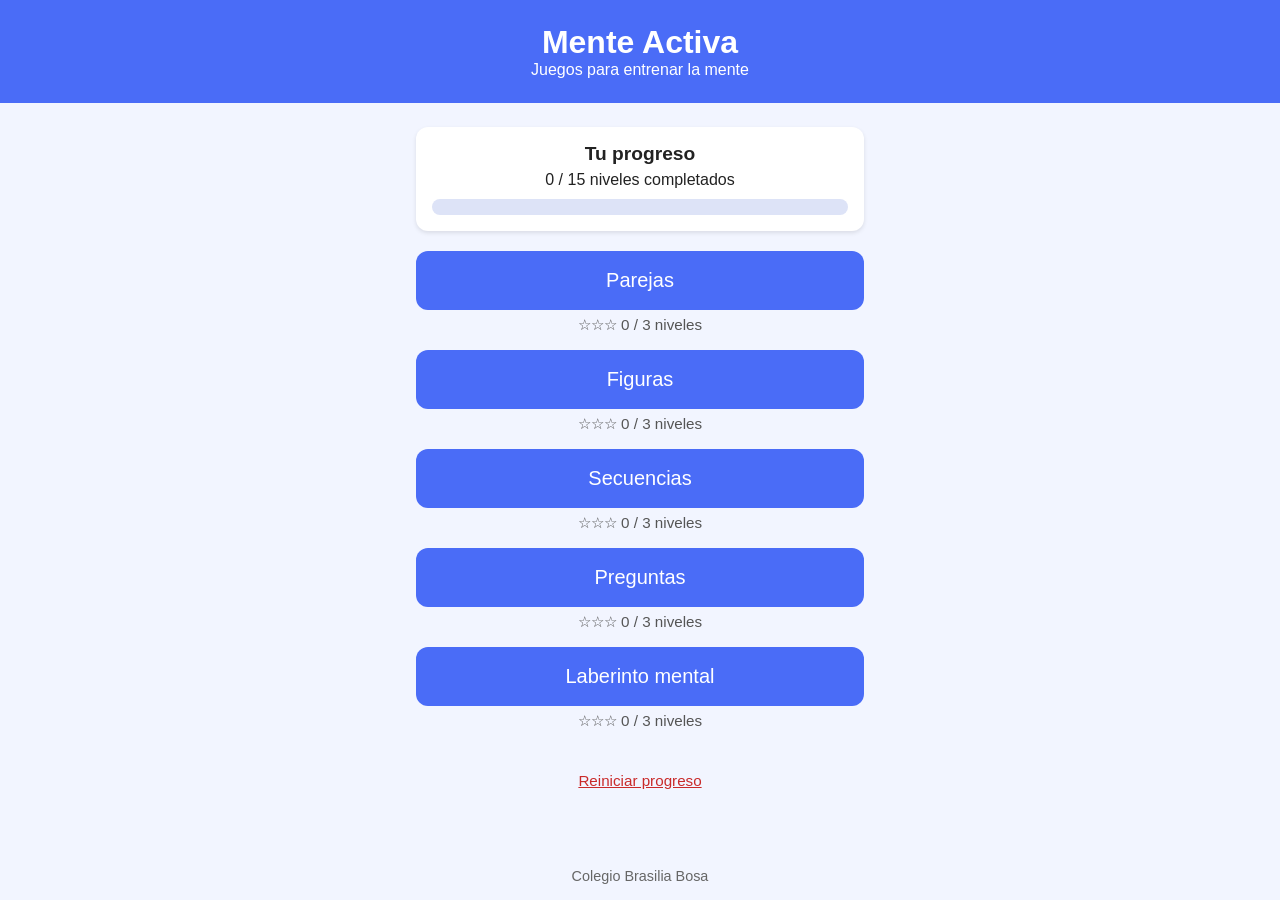
<file: index.html>
<!DOCTYPE html>
<html lang="es">
<head>
    <meta charset="UTF-8">
    <!-- Esta línea hace que la página se adapte al tamaño del celular -->
    <meta name="viewport" content="width=device-width, initial-scale=1.0">
    <title>Mente Activa</title>

    <!-- Estilos generales compartidos por todo el proyecto -->
    <link rel="stylesheet" href="css/estilos.css">
</head>
<body>

    <header class="encabezado">
        <h1>Mente Activa</h1>
        <p>Juegos para entrenar la mente</p>
    </header>

    <main class="contenedor">

        <!-- Progreso general de todos los juegos (lo llena app.js) -->
        <section class="panel-progreso">
            <h2>Tu progreso</h2>
            <p id="texto-progreso-general">0 / 15 niveles completados</p>
            <div class="barra-progreso">
                <div id="barra-progreso-general" class="barra-relleno"></div>
            </div>
        </section>

        <!-- Menú principal: cada botón abre un juego y debajo se ve su progreso -->
        <nav class="menu-juegos">
            <div class="opcion-juego">
                <button class="boton" onclick="irAJuego('parejas')">Parejas</button>
                <p id="progreso-parejas" class="progreso-juego"></p>
            </div>
            <div class="opcion-juego">
                <button class="boton" onclick="irAJuego('figuras')">Figuras</button>
                <p id="progreso-figuras" class="progreso-juego"></p>
            </div>
            <div class="opcion-juego">
                <button class="boton" onclick="irAJuego('secuencias')">Secuencias</button>
                <p id="progreso-secuencias" class="progreso-juego"></p>
            </div>
            <div class="opcion-juego">
                <button class="boton" onclick="irAJuego('preguntas')">Preguntas</button>
                <p id="progreso-preguntas" class="progreso-juego"></p>
            </div>
            <div class="opcion-juego">
                <button class="boton" onclick="irAJuego('laberinto')">Laberinto mental</button>
                <p id="progreso-laberinto" class="progreso-juego"></p>
            </div>
        </nav>

        <!-- Borra el progreso (pide confirmación antes) -->
        <button id="boton-reiniciar-progreso" class="boton-reiniciar-progreso">Reiniciar progreso</button>
    </main>

    <footer class="pie">
        <p>Colegio Brasilia Bosa</p>
    </footer>

    <!-- Archivos JavaScript generales (el orden importa: app.js va al final) -->
    <script src="js/navegacion.js"></script>
    <script src="js/progreso.js"></script>
    <script src="js/app.js"></script>
</body>
</html>
</file>
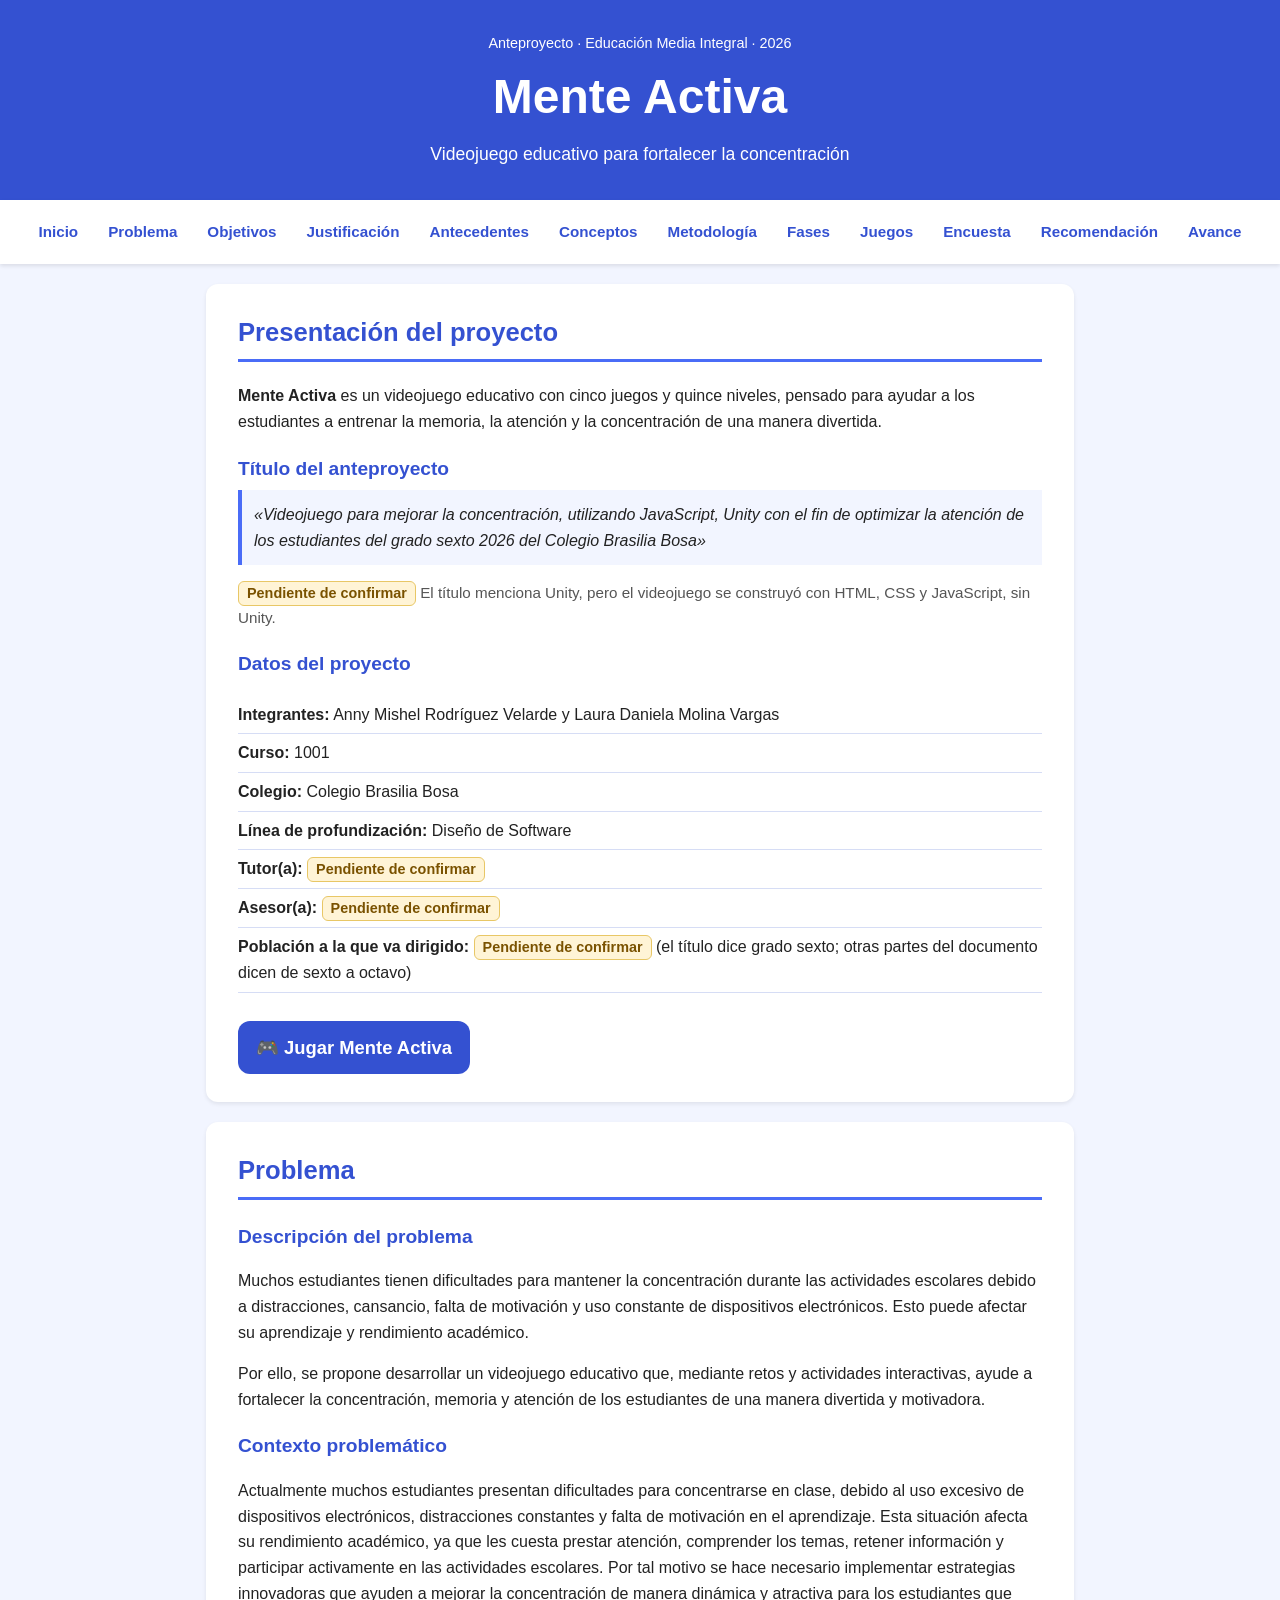
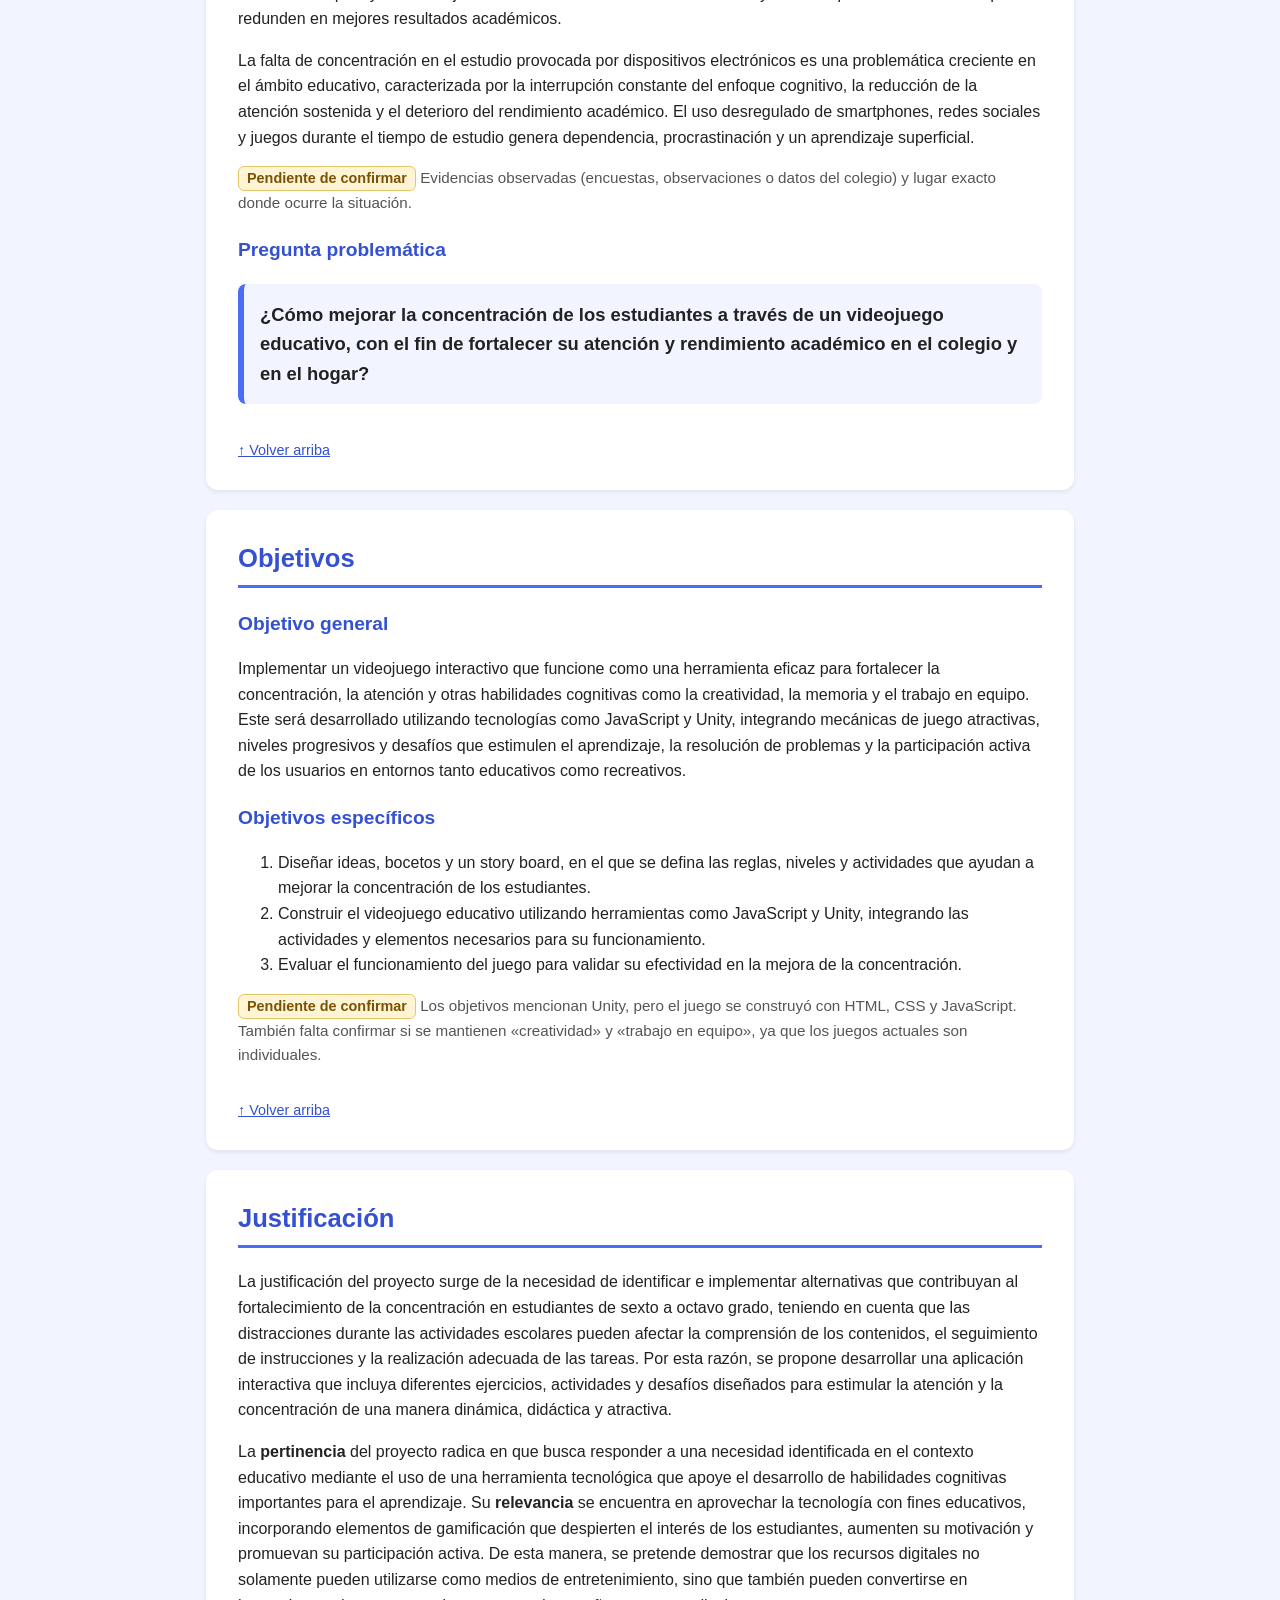
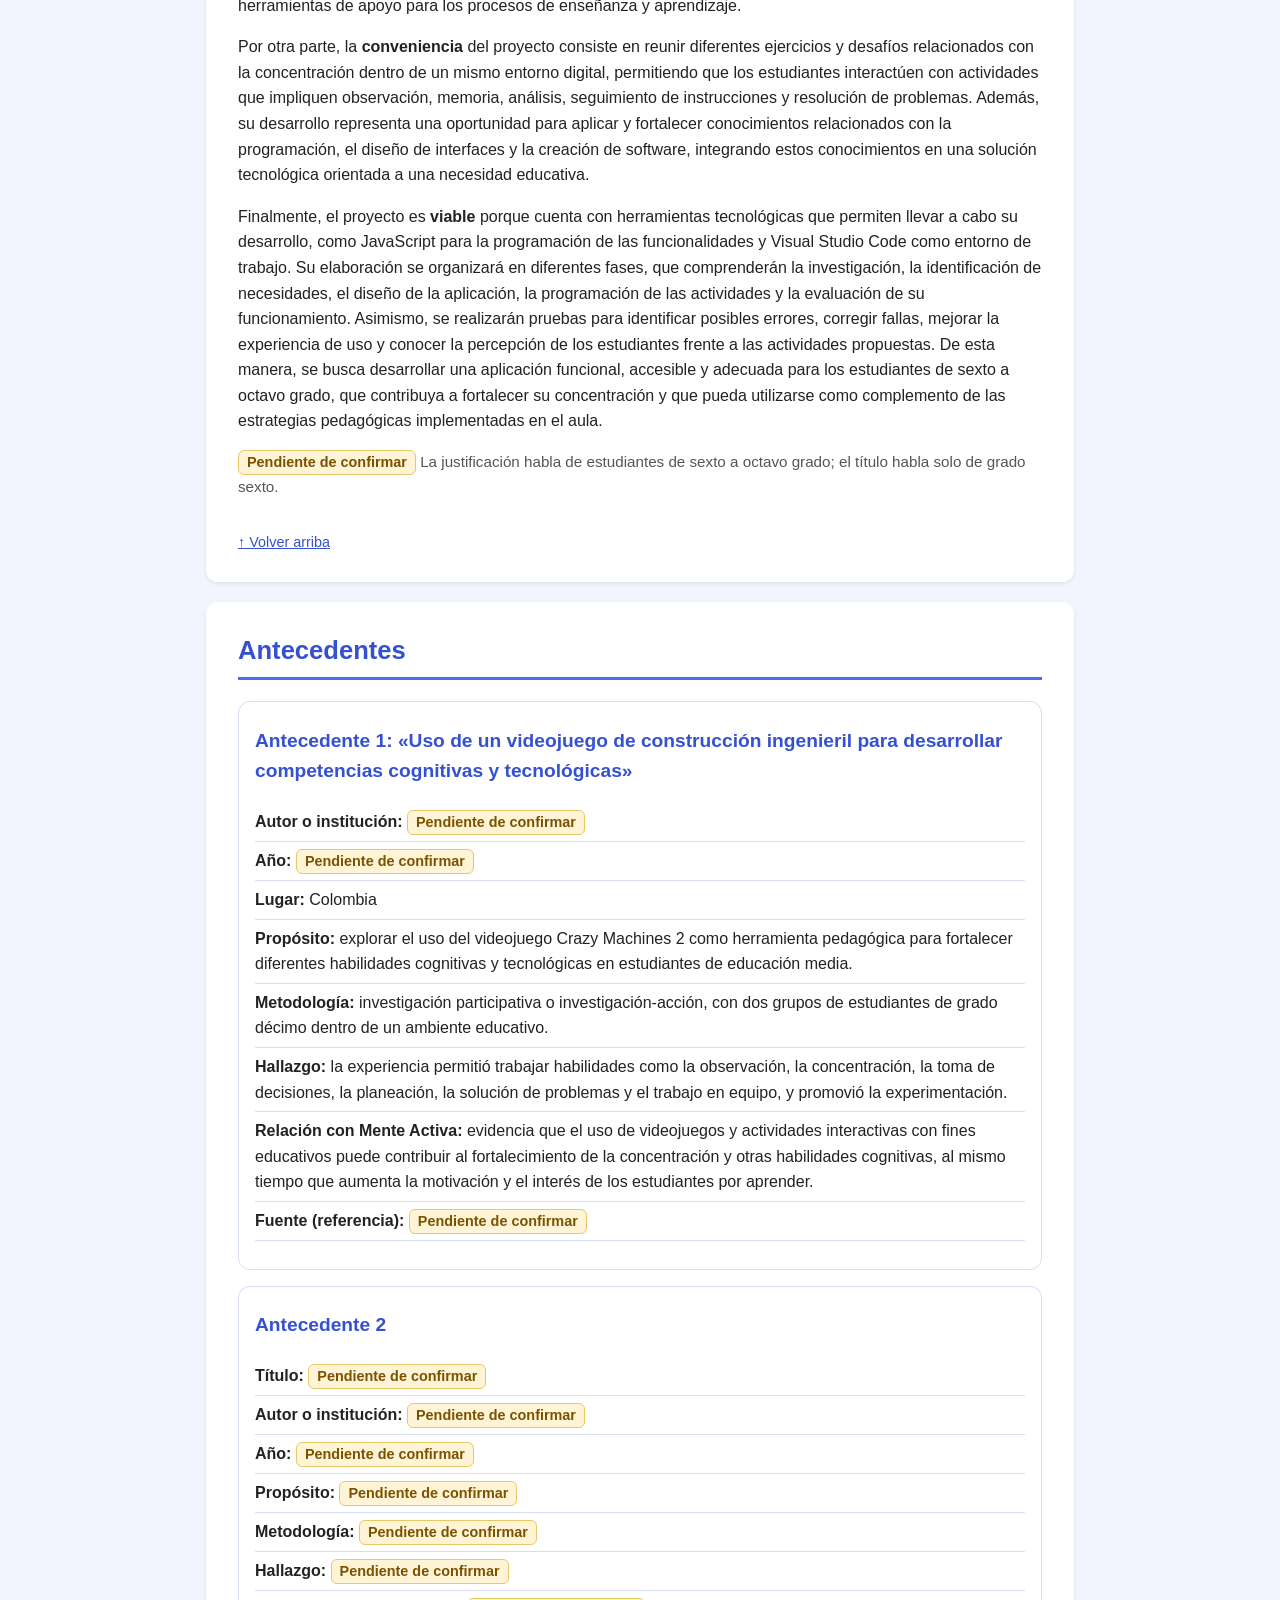
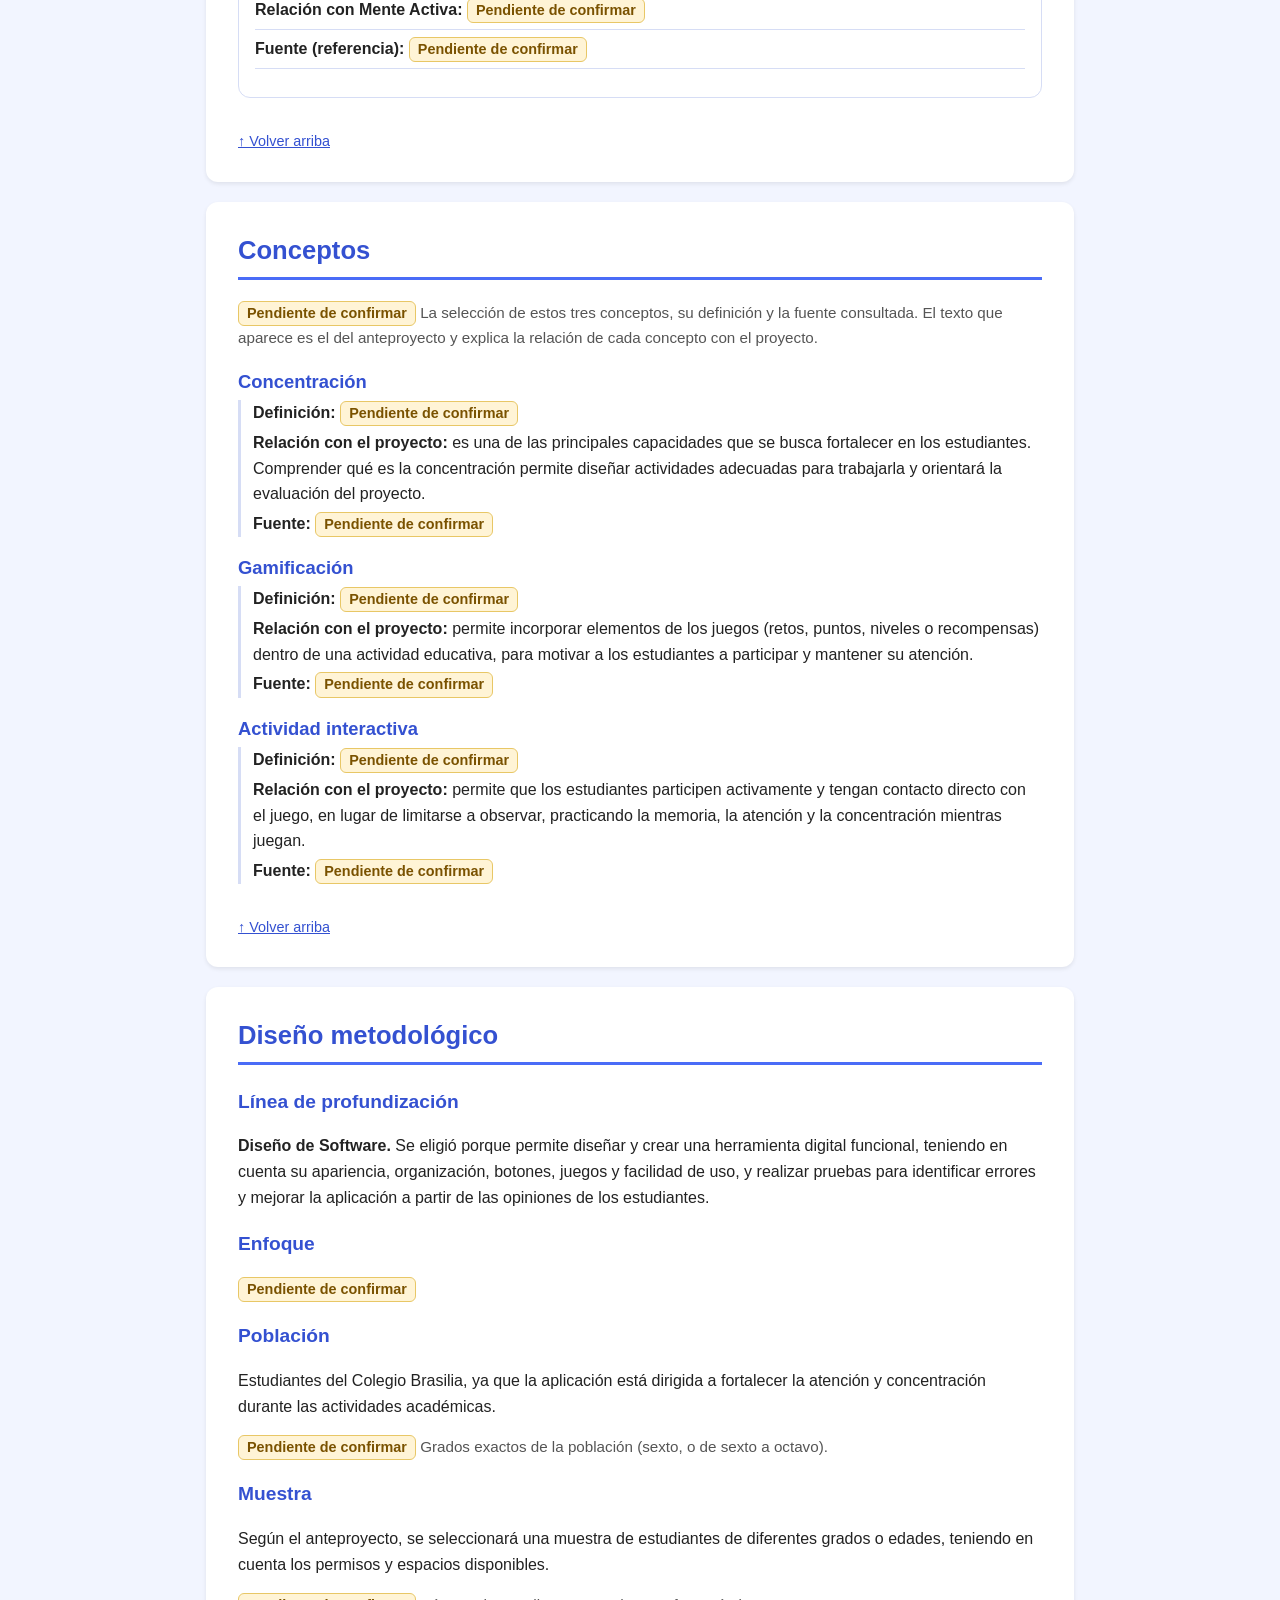
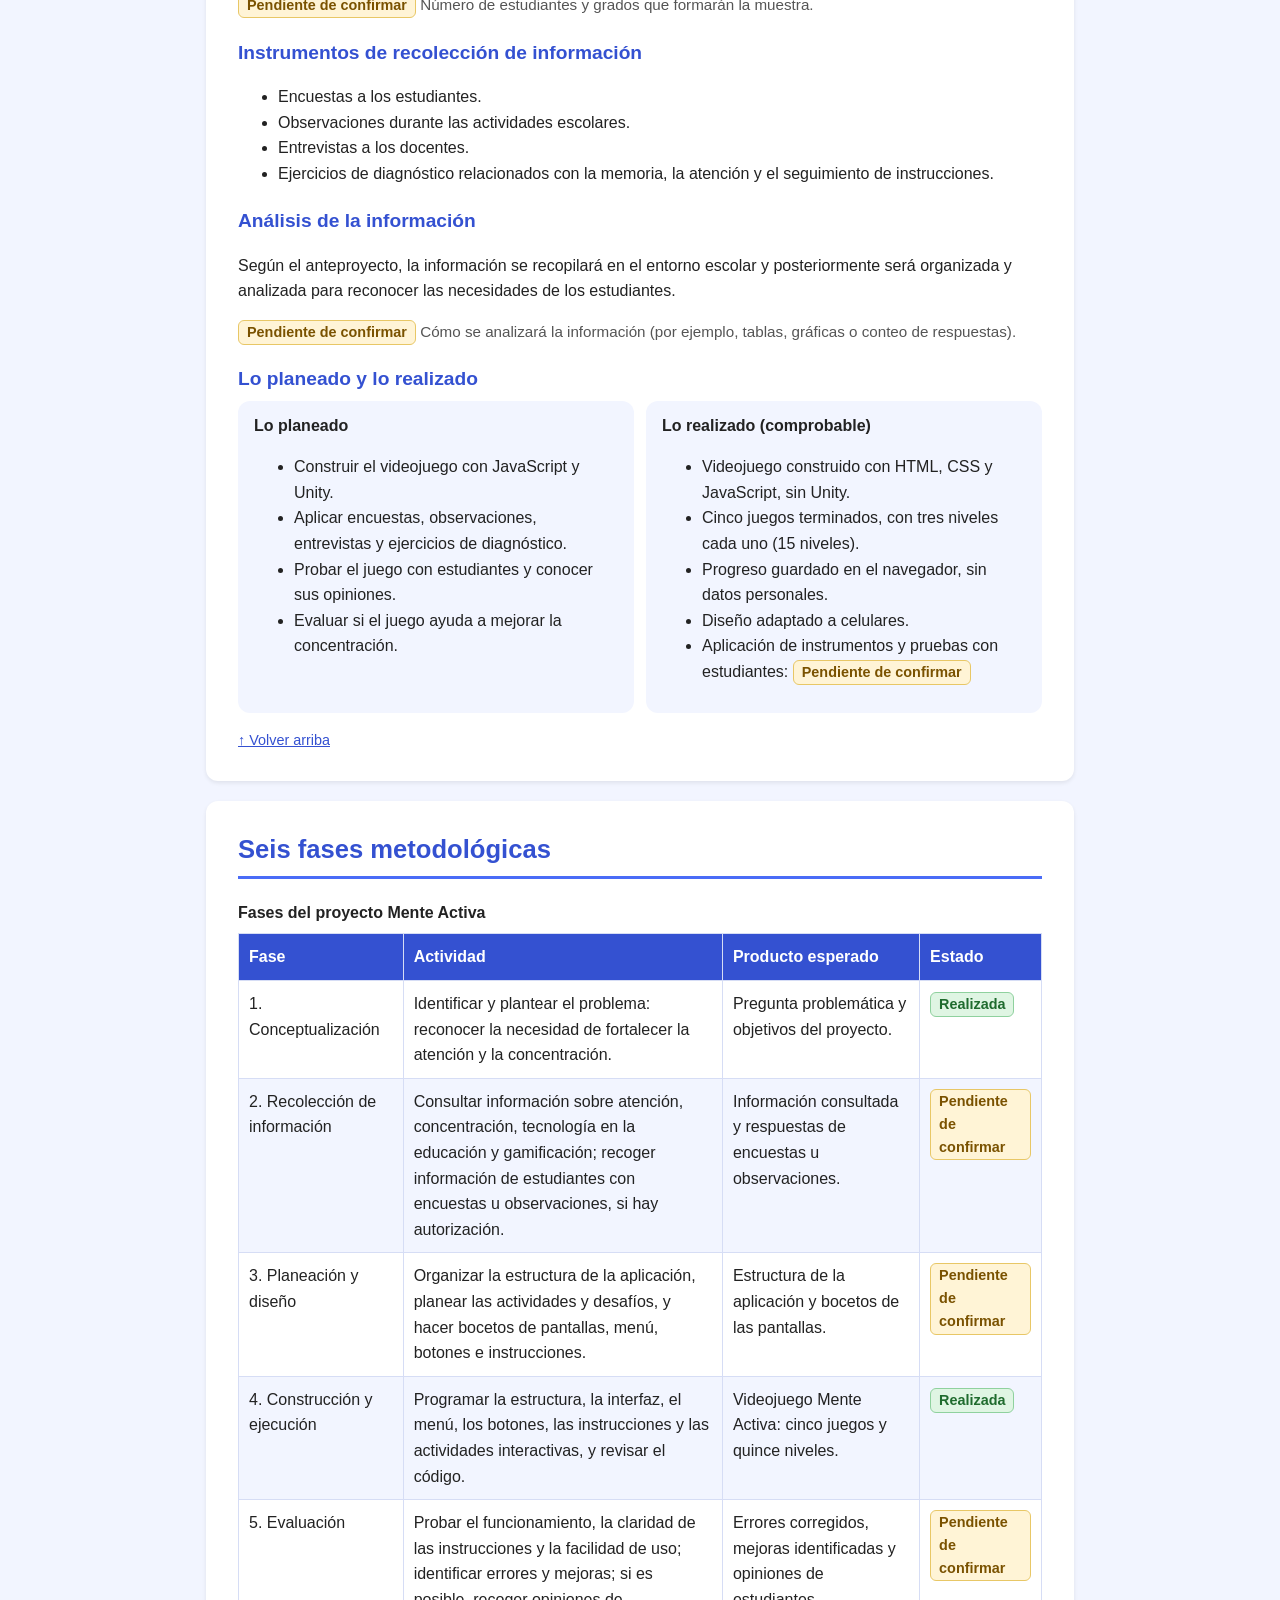
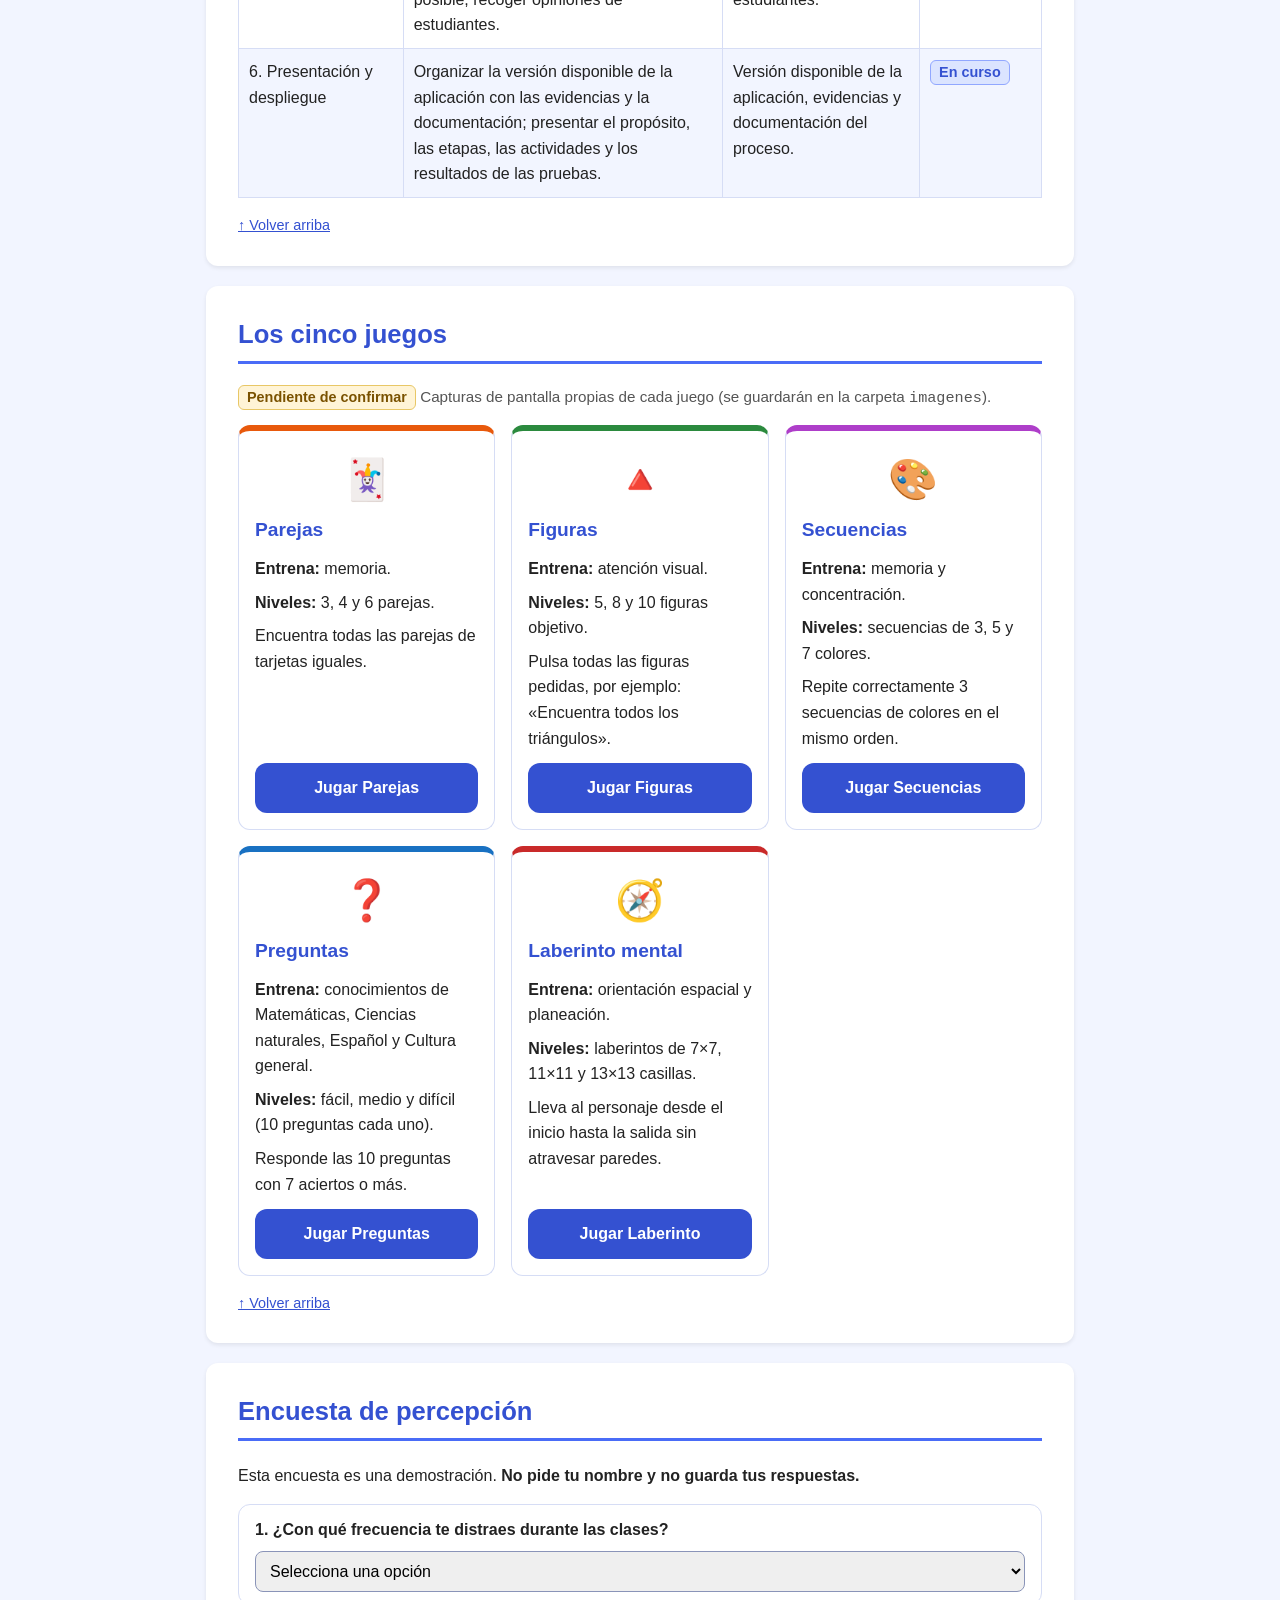
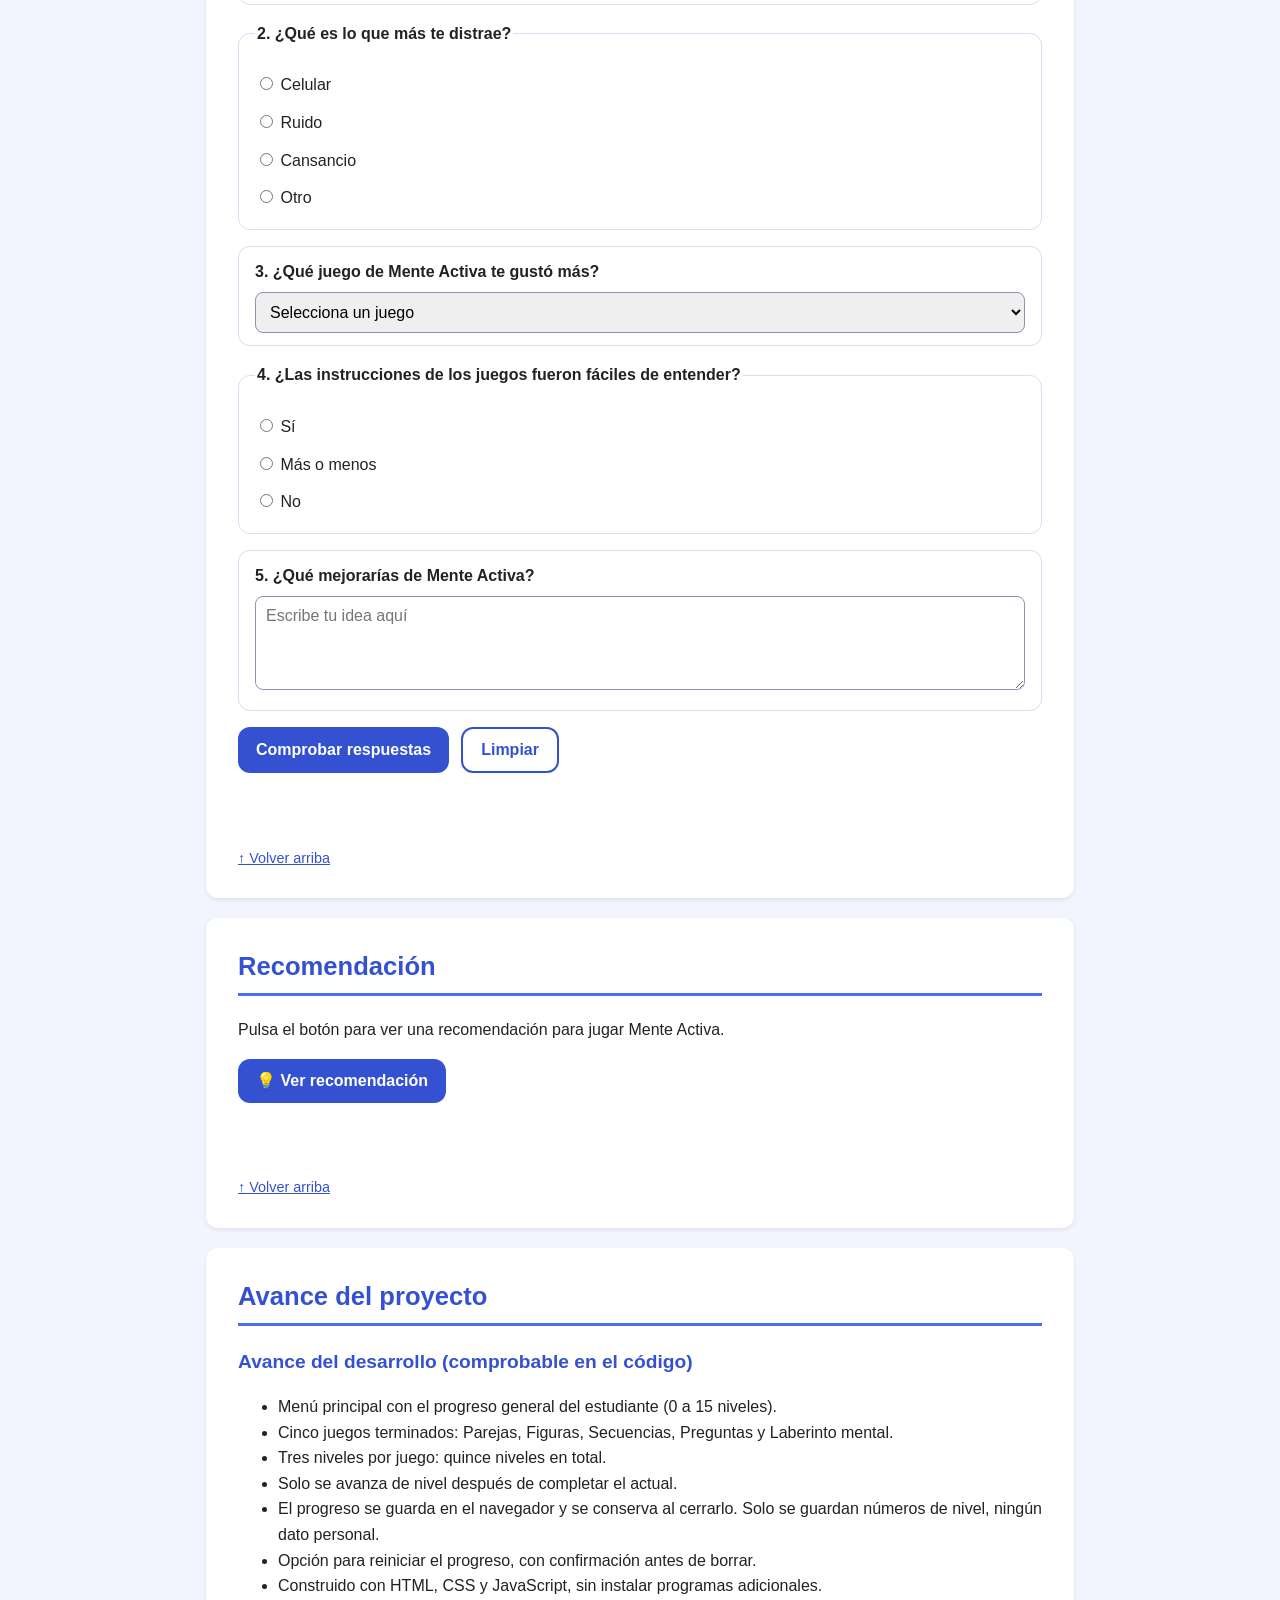
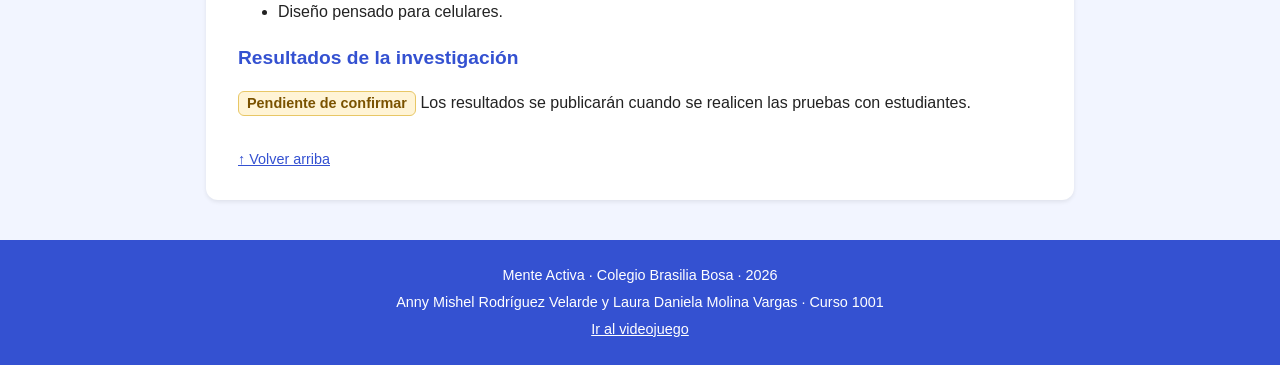
<file: anteproyecto/index.html>
<!DOCTYPE html>
<html lang="es">
<head>
    <meta charset="UTF-8">
    <!-- Esta línea hace que la página se adapte al tamaño del celular -->
    <meta name="viewport" content="width=device-width, initial-scale=1.0">
    <title>Mente Activa - Anteproyecto</title>

    <!-- Estilos SOLO de esta página académica (no son los del videojuego) -->
    <link rel="stylesheet" href="estilos.css">
</head>
<body>

    <!-- =========================================
         ENCABEZADO Y MENÚ DE NAVEGACIÓN
         Cada enlace href="#..." lleva a la sección con ese mismo id.
         ========================================= -->
    <header class="encabezado" id="inicio">
        <p class="etiqueta-superior">Anteproyecto · Educación Media Integral · 2026</p>
        <h1>Mente Activa</h1>
        <p class="subtitulo">Videojuego educativo para fortalecer la concentración</p>
    </header>

    <nav class="menu" aria-label="Secciones del anteproyecto">
        <a href="#presentacion">Inicio</a>
        <a href="#problema">Problema</a>
        <a href="#objetivos">Objetivos</a>
        <a href="#justificacion">Justificación</a>
        <a href="#antecedentes">Antecedentes</a>
        <a href="#conceptos">Conceptos</a>
        <a href="#metodologia">Metodología</a>
        <a href="#fases">Fases</a>
        <a href="#juegos">Juegos</a>
        <a href="#encuesta">Encuesta</a>
        <a href="#recomendacion">Recomendación</a>
        <a href="#avance">Avance</a>
    </nav>

    <main class="contenido">

        <!-- =========================================
             1. PRESENTACIÓN DEL PROYECTO
             ========================================= -->
        <section id="presentacion">
            <h2>Presentación del proyecto</h2>

            <p>
                <strong>Mente Activa</strong> es un videojuego educativo con cinco juegos y quince niveles,
                pensado para ayudar a los estudiantes a entrenar la memoria, la atención y la concentración
                de una manera divertida.
            </p>

            <h3>Título del anteproyecto</h3>
            <p class="cita">
                «Videojuego para mejorar la concentración, utilizando JavaScript, Unity con el fin de optimizar
                la atención de los estudiantes del grado sexto 2026 del Colegio Brasilia Bosa»
            </p>
            <p class="nota">
                <span class="pendiente">Pendiente de confirmar</span>
                El título menciona Unity, pero el videojuego se construyó con HTML, CSS y JavaScript, sin Unity.
            </p>

            <h3>Datos del proyecto</h3>
            <ul class="lista-datos">
                <li><strong>Integrantes:</strong> Anny Mishel Rodríguez Velarde y Laura Daniela Molina Vargas</li>
                <li><strong>Curso:</strong> 1001</li>
                <li><strong>Colegio:</strong> Colegio Brasilia Bosa</li>
                <li><strong>Línea de profundización:</strong> Diseño de Software</li>
                <li><strong>Tutor(a):</strong> <span class="pendiente">Pendiente de confirmar</span></li>
                <li><strong>Asesor(a):</strong> <span class="pendiente">Pendiente de confirmar</span></li>
                <li><strong>Población a la que va dirigido:</strong> <span class="pendiente">Pendiente de confirmar</span>
                    (el título dice grado sexto; otras partes del documento dicen de sexto a octavo)</li>
            </ul>

            <!-- Enlace al videojuego: la página académica solo enlaza, no carga archivos del juego -->
            <a class="boton-jugar" href="../index.html">🎮 Jugar Mente Activa</a>
        </section>

        <!-- =========================================
             2. PROBLEMA
             ========================================= -->
        <section id="problema">
            <h2>Problema</h2>

            <h3>Descripción del problema</h3>
            <p>
                Muchos estudiantes tienen dificultades para mantener la concentración durante las actividades
                escolares debido a distracciones, cansancio, falta de motivación y uso constante de dispositivos
                electrónicos. Esto puede afectar su aprendizaje y rendimiento académico.
            </p>
            <p>
                Por ello, se propone desarrollar un videojuego educativo que, mediante retos y actividades
                interactivas, ayude a fortalecer la concentración, memoria y atención de los estudiantes de una
                manera divertida y motivadora.
            </p>

            <h3>Contexto problemático</h3>
            <p>
                Actualmente muchos estudiantes presentan dificultades para concentrarse en clase, debido al uso
                excesivo de dispositivos electrónicos, distracciones constantes y falta de motivación en el
                aprendizaje. Esta situación afecta su rendimiento académico, ya que les cuesta prestar atención,
                comprender los temas, retener información y participar activamente en las actividades escolares.
                Por tal motivo se hace necesario implementar estrategias innovadoras que ayuden a mejorar la
                concentración de manera dinámica y atractiva para los estudiantes que redunden en mejores
                resultados académicos.
            </p>
            <p>
                La falta de concentración en el estudio provocada por dispositivos electrónicos es una
                problemática creciente en el ámbito educativo, caracterizada por la interrupción constante del
                enfoque cognitivo, la reducción de la atención sostenida y el deterioro del rendimiento
                académico. El uso desregulado de smartphones, redes sociales y juegos durante el tiempo de
                estudio genera dependencia, procrastinación y un aprendizaje superficial.
            </p>
            <p class="nota">
                <span class="pendiente">Pendiente de confirmar</span>
                Evidencias observadas (encuestas, observaciones o datos del colegio) y lugar exacto donde ocurre la situación.
            </p>

            <h3>Pregunta problemática</h3>
            <p class="pregunta">
                ¿Cómo mejorar la concentración de los estudiantes a través de un videojuego educativo, con el fin
                de fortalecer su atención y rendimiento académico en el colegio y en el hogar?
            </p>
            <a class="volver-arriba" href="#inicio">↑ Volver arriba</a>
        </section>

        <!-- =========================================
             3. OBJETIVOS
             ========================================= -->
        <section id="objetivos">
            <h2>Objetivos</h2>

            <h3>Objetivo general</h3>
            <p>
                Implementar un videojuego interactivo que funcione como una herramienta eficaz para fortalecer la
                concentración, la atención y otras habilidades cognitivas como la creatividad, la memoria y el
                trabajo en equipo. Este será desarrollado utilizando tecnologías como JavaScript y Unity,
                integrando mecánicas de juego atractivas, niveles progresivos y desafíos que estimulen el
                aprendizaje, la resolución de problemas y la participación activa de los usuarios en entornos
                tanto educativos como recreativos.
            </p>

            <h3>Objetivos específicos</h3>
            <ol>
                <li>Diseñar ideas, bocetos y un story board, en el que se defina las reglas, niveles y actividades
                    que ayudan a mejorar la concentración de los estudiantes.</li>
                <li>Construir el videojuego educativo utilizando herramientas como JavaScript y Unity, integrando
                    las actividades y elementos necesarios para su funcionamiento.</li>
                <li>Evaluar el funcionamiento del juego para validar su efectividad en la mejora de la concentración.</li>
            </ol>

            <p class="nota">
                <span class="pendiente">Pendiente de confirmar</span>
                Los objetivos mencionan Unity, pero el juego se construyó con HTML, CSS y JavaScript.
                También falta confirmar si se mantienen «creatividad» y «trabajo en equipo», ya que los juegos actuales son individuales.
            </p>
            <a class="volver-arriba" href="#inicio">↑ Volver arriba</a>
        </section>

        <!-- =========================================
             4. JUSTIFICACIÓN
             ========================================= -->
        <section id="justificacion">
            <h2>Justificación</h2>
            <p>
                La justificación del proyecto surge de la necesidad de identificar e implementar alternativas que
                contribuyan al fortalecimiento de la concentración en estudiantes de sexto a octavo grado, teniendo
                en cuenta que las distracciones durante las actividades escolares pueden afectar la comprensión de
                los contenidos, el seguimiento de instrucciones y la realización adecuada de las tareas. Por esta
                razón, se propone desarrollar una aplicación interactiva que incluya diferentes ejercicios,
                actividades y desafíos diseñados para estimular la atención y la concentración de una manera
                dinámica, didáctica y atractiva.
            </p>
            <p>
                La <strong>pertinencia</strong> del proyecto radica en que busca responder a una necesidad identificada
                en el contexto educativo mediante el uso de una herramienta tecnológica que apoye el desarrollo de
                habilidades cognitivas importantes para el aprendizaje. Su <strong>relevancia</strong> se encuentra en
                aprovechar la tecnología con fines educativos, incorporando elementos de gamificación que despierten
                el interés de los estudiantes, aumenten su motivación y promuevan su participación activa. De esta
                manera, se pretende demostrar que los recursos digitales no solamente pueden utilizarse como medios
                de entretenimiento, sino que también pueden convertirse en herramientas de apoyo para los procesos
                de enseñanza y aprendizaje.
            </p>
            <p>
                Por otra parte, la <strong>conveniencia</strong> del proyecto consiste en reunir diferentes ejercicios
                y desafíos relacionados con la concentración dentro de un mismo entorno digital, permitiendo que los
                estudiantes interactúen con actividades que impliquen observación, memoria, análisis, seguimiento de
                instrucciones y resolución de problemas. Además, su desarrollo representa una oportunidad para
                aplicar y fortalecer conocimientos relacionados con la programación, el diseño de interfaces y la
                creación de software, integrando estos conocimientos en una solución tecnológica orientada a una
                necesidad educativa.
            </p>
            <p>
                Finalmente, el proyecto es <strong>viable</strong> porque cuenta con herramientas tecnológicas que
                permiten llevar a cabo su desarrollo, como JavaScript para la programación de las funcionalidades y
                Visual Studio Code como entorno de trabajo. Su elaboración se organizará en diferentes fases, que
                comprenderán la investigación, la identificación de necesidades, el diseño de la aplicación, la
                programación de las actividades y la evaluación de su funcionamiento. Asimismo, se realizarán
                pruebas para identificar posibles errores, corregir fallas, mejorar la experiencia de uso y conocer
                la percepción de los estudiantes frente a las actividades propuestas. De esta manera, se busca
                desarrollar una aplicación funcional, accesible y adecuada para los estudiantes de sexto a octavo
                grado, que contribuya a fortalecer su concentración y que pueda utilizarse como complemento de las
                estrategias pedagógicas implementadas en el aula.
            </p>
            <p class="nota">
                <span class="pendiente">Pendiente de confirmar</span>
                La justificación habla de estudiantes de sexto a octavo grado; el título habla solo de grado sexto.
            </p>
            <a class="volver-arriba" href="#inicio">↑ Volver arriba</a>
        </section>

        <!-- =========================================
             5. ANTECEDENTES
             Cada antecedente es un <article> con los seis datos que pide la guía.
             ========================================= -->
        <section id="antecedentes">
            <h2>Antecedentes</h2>

            <article class="tarjeta">
                <h3>Antecedente 1: «Uso de un videojuego de construcción ingenieril para desarrollar competencias cognitivas y tecnológicas»</h3>
                <ul class="lista-datos">
                    <li><strong>Autor o institución:</strong> <span class="pendiente">Pendiente de confirmar</span></li>
                    <li><strong>Año:</strong> <span class="pendiente">Pendiente de confirmar</span></li>
                    <li><strong>Lugar:</strong> Colombia</li>
                    <li><strong>Propósito:</strong> explorar el uso del videojuego Crazy Machines 2 como herramienta
                        pedagógica para fortalecer diferentes habilidades cognitivas y tecnológicas en estudiantes de
                        educación media.</li>
                    <li><strong>Metodología:</strong> investigación participativa o investigación-acción, con dos grupos
                        de estudiantes de grado décimo dentro de un ambiente educativo.</li>
                    <li><strong>Hallazgo:</strong> la experiencia permitió trabajar habilidades como la observación, la
                        concentración, la toma de decisiones, la planeación, la solución de problemas y el trabajo en
                        equipo, y promovió la experimentación.</li>
                    <li><strong>Relación con Mente Activa:</strong> evidencia que el uso de videojuegos y actividades
                        interactivas con fines educativos puede contribuir al fortalecimiento de la concentración y
                        otras habilidades cognitivas, al mismo tiempo que aumenta la motivación y el interés de los
                        estudiantes por aprender.</li>
                    <li><strong>Fuente (referencia):</strong> <span class="pendiente">Pendiente de confirmar</span></li>
                </ul>
            </article>

            <article class="tarjeta">
                <h3>Antecedente 2</h3>
                <ul class="lista-datos">
                    <li><strong>Título:</strong> <span class="pendiente">Pendiente de confirmar</span></li>
                    <li><strong>Autor o institución:</strong> <span class="pendiente">Pendiente de confirmar</span></li>
                    <li><strong>Año:</strong> <span class="pendiente">Pendiente de confirmar</span></li>
                    <li><strong>Propósito:</strong> <span class="pendiente">Pendiente de confirmar</span></li>
                    <li><strong>Metodología:</strong> <span class="pendiente">Pendiente de confirmar</span></li>
                    <li><strong>Hallazgo:</strong> <span class="pendiente">Pendiente de confirmar</span></li>
                    <li><strong>Relación con Mente Activa:</strong> <span class="pendiente">Pendiente de confirmar</span></li>
                    <li><strong>Fuente (referencia):</strong> <span class="pendiente">Pendiente de confirmar</span></li>
                </ul>
            </article>
            <a class="volver-arriba" href="#inicio">↑ Volver arriba</a>
        </section>

        <!-- =========================================
             6. CONCEPTOS (MARCO CONCEPTUAL)
             Lista de definiciones <dl>: <dt> es el concepto y <dd> su explicación.
             ========================================= -->
        <section id="conceptos">
            <h2>Conceptos</h2>
            <p class="nota">
                <span class="pendiente">Pendiente de confirmar</span>
                La selección de estos tres conceptos, su definición y la fuente consultada. El texto que aparece
                es el del anteproyecto y explica la relación de cada concepto con el proyecto.
            </p>

            <dl class="conceptos">
                <dt>Concentración</dt>
                <dd>
                    <p><strong>Definición:</strong> <span class="pendiente">Pendiente de confirmar</span></p>
                    <p><strong>Relación con el proyecto:</strong> es una de las principales capacidades que se busca
                        fortalecer en los estudiantes. Comprender qué es la concentración permite diseñar actividades
                        adecuadas para trabajarla y orientará la evaluación del proyecto.</p>
                    <p><strong>Fuente:</strong> <span class="pendiente">Pendiente de confirmar</span></p>
                </dd>

                <dt>Gamificación</dt>
                <dd>
                    <p><strong>Definición:</strong> <span class="pendiente">Pendiente de confirmar</span></p>
                    <p><strong>Relación con el proyecto:</strong> permite incorporar elementos de los juegos (retos,
                        puntos, niveles o recompensas) dentro de una actividad educativa, para motivar a los
                        estudiantes a participar y mantener su atención.</p>
                    <p><strong>Fuente:</strong> <span class="pendiente">Pendiente de confirmar</span></p>
                </dd>

                <dt>Actividad interactiva</dt>
                <dd>
                    <p><strong>Definición:</strong> <span class="pendiente">Pendiente de confirmar</span></p>
                    <p><strong>Relación con el proyecto:</strong> permite que los estudiantes participen activamente y
                        tengan contacto directo con el juego, en lugar de limitarse a observar, practicando la
                        memoria, la atención y la concentración mientras juegan.</p>
                    <p><strong>Fuente:</strong> <span class="pendiente">Pendiente de confirmar</span></p>
                </dd>
            </dl>
            <a class="volver-arriba" href="#inicio">↑ Volver arriba</a>
        </section>

        <!-- =========================================
             7. METODOLOGÍA
             ========================================= -->
        <section id="metodologia">
            <h2>Diseño metodológico</h2>

            <h3>Línea de profundización</h3>
            <p>
                <strong>Diseño de Software.</strong> Se eligió porque permite diseñar y crear una herramienta digital
                funcional, teniendo en cuenta su apariencia, organización, botones, juegos y facilidad de uso, y
                realizar pruebas para identificar errores y mejorar la aplicación a partir de las opiniones de los
                estudiantes.
            </p>

            <h3>Enfoque</h3>
            <p><span class="pendiente">Pendiente de confirmar</span></p>

            <h3>Población</h3>
            <p>
                Estudiantes del Colegio Brasilia, ya que la aplicación está dirigida a fortalecer la atención y
                concentración durante las actividades académicas.
            </p>
            <p class="nota">
                <span class="pendiente">Pendiente de confirmar</span>
                Grados exactos de la población (sexto, o de sexto a octavo).
            </p>

            <h3>Muestra</h3>
            <p>
                Según el anteproyecto, se seleccionará una muestra de estudiantes de diferentes grados o edades,
                teniendo en cuenta los permisos y espacios disponibles.
            </p>
            <p class="nota">
                <span class="pendiente">Pendiente de confirmar</span>
                Número de estudiantes y grados que formarán la muestra.
            </p>

            <h3>Instrumentos de recolección de información</h3>
            <ul>
                <li>Encuestas a los estudiantes.</li>
                <li>Observaciones durante las actividades escolares.</li>
                <li>Entrevistas a los docentes.</li>
                <li>Ejercicios de diagnóstico relacionados con la memoria, la atención y el seguimiento de instrucciones.</li>
            </ul>

            <h3>Análisis de la información</h3>
            <p>
                Según el anteproyecto, la información se recopilará en el entorno escolar y posteriormente será
                organizada y analizada para reconocer las necesidades de los estudiantes.
            </p>
            <p class="nota">
                <span class="pendiente">Pendiente de confirmar</span>
                Cómo se analizará la información (por ejemplo, tablas, gráficas o conteo de respuestas).
            </p>

            <!-- Diferencia entre lo planeado y lo que ya se hizo (lo pide la Actividad 4 de la guía) -->
            <h3>Lo planeado y lo realizado</h3>
            <div class="comparacion">
                <div class="caja">
                    <h4>Lo planeado</h4>
                    <ul>
                        <li>Construir el videojuego con JavaScript y Unity.</li>
                        <li>Aplicar encuestas, observaciones, entrevistas y ejercicios de diagnóstico.</li>
                        <li>Probar el juego con estudiantes y conocer sus opiniones.</li>
                        <li>Evaluar si el juego ayuda a mejorar la concentración.</li>
                    </ul>
                </div>
                <div class="caja">
                    <h4>Lo realizado (comprobable)</h4>
                    <ul>
                        <li>Videojuego construido con HTML, CSS y JavaScript, sin Unity.</li>
                        <li>Cinco juegos terminados, con tres niveles cada uno (15 niveles).</li>
                        <li>Progreso guardado en el navegador, sin datos personales.</li>
                        <li>Diseño adaptado a celulares.</li>
                        <li>Aplicación de instrumentos y pruebas con estudiantes:
                            <span class="pendiente">Pendiente de confirmar</span></li>
                    </ul>
                </div>
            </div>
            <a class="volver-arriba" href="#inicio">↑ Volver arriba</a>
        </section>

        <!-- =========================================
             8. SEIS FASES
             Tabla con fase, actividad, producto esperado y estado.
             La actividad y el producto se tomaron de la descripción de fases del anteproyecto.
             ========================================= -->
        <section id="fases">
            <h2>Seis fases metodológicas</h2>

            <!-- Aviso solo para celular: en computador lo oculta estilos.css -->
            <p class="aviso-tabla">Desliza la tabla hacia los lados <span aria-hidden="true">→</span></p>

            <!-- El div permite mover la tabla de lado en celulares pequeños -->
            <div class="tabla-contenedor">
                <table>
                    <caption>Fases del proyecto Mente Activa</caption>
                    <thead>
                        <tr>
                            <th scope="col">Fase</th>
                            <th scope="col">Actividad</th>
                            <th scope="col">Producto esperado</th>
                            <th scope="col">Estado</th>
                        </tr>
                    </thead>
                    <tbody>
                        <tr>
                            <td>1. Conceptualización</td>
                            <td>Identificar y plantear el problema: reconocer la necesidad de fortalecer la atención y la concentración.</td>
                            <td>Pregunta problemática y objetivos del proyecto.</td>
                            <td><span class="estado realizada">Realizada</span></td>
                        </tr>
                        <tr>
                            <td>2. Recolección de información</td>
                            <td>Consultar información sobre atención, concentración, tecnología en la educación y gamificación; recoger información de estudiantes con encuestas u observaciones, si hay autorización.</td>
                            <td>Información consultada y respuestas de encuestas u observaciones.</td>
                            <td><span class="pendiente">Pendiente de confirmar</span></td>
                        </tr>
                        <tr>
                            <td>3. Planeación y diseño</td>
                            <td>Organizar la estructura de la aplicación, planear las actividades y desafíos, y hacer bocetos de pantallas, menú, botones e instrucciones.</td>
                            <td>Estructura de la aplicación y bocetos de las pantallas.</td>
                            <td><span class="pendiente">Pendiente de confirmar</span></td>
                        </tr>
                        <tr>
                            <td>4. Construcción y ejecución</td>
                            <td>Programar la estructura, la interfaz, el menú, los botones, las instrucciones y las actividades interactivas, y revisar el código.</td>
                            <td>Videojuego Mente Activa: cinco juegos y quince niveles.</td>
                            <td><span class="estado realizada">Realizada</span></td>
                        </tr>
                        <tr>
                            <td>5. Evaluación</td>
                            <td>Probar el funcionamiento, la claridad de las instrucciones y la facilidad de uso; identificar errores y mejoras; si es posible, recoger opiniones de estudiantes.</td>
                            <td>Errores corregidos, mejoras identificadas y opiniones de estudiantes.</td>
                            <td><span class="pendiente">Pendiente de confirmar</span></td>
                        </tr>
                        <tr>
                            <td>6. Presentación y despliegue</td>
                            <td>Organizar la versión disponible de la aplicación con las evidencias y la documentación; presentar el propósito, las etapas, las actividades y los resultados de las pruebas.</td>
                            <td>Versión disponible de la aplicación, evidencias y documentación del proceso.</td>
                            <td><span class="estado en-curso">En curso</span></td>
                        </tr>
                    </tbody>
                </table>
            </div>
            <a class="volver-arriba" href="#inicio">↑ Volver arriba</a>
        </section>

        <!-- =========================================
             9. GALERÍA DE LOS CINCO JUEGOS
             Datos tomados del README y del código de cada juego.
             Los enlaces abren cada juego; no se carga ningún archivo del juego aquí.
             ========================================= -->
        <section id="juegos">
            <h2>Los cinco juegos</h2>
            <p class="nota">
                <span class="pendiente">Pendiente de confirmar</span>
                Capturas de pantalla propias de cada juego (se guardarán en la carpeta <code>imagenes</code>).
            </p>

            <div class="galeria">
                <article class="juego juego-parejas">
                    <div class="juego-icono" aria-hidden="true">🃏</div>
                    <h3>Parejas</h3>
                    <p><strong>Entrena:</strong> memoria.</p>
                    <p><strong>Niveles:</strong> 3, 4 y 6 parejas.</p>
                    <p>Encuentra todas las parejas de tarjetas iguales.</p>
                    <a class="boton-juego" href="../juegos/parejas/parejas.html">Jugar Parejas</a>
                </article>

                <article class="juego juego-figuras">
                    <div class="juego-icono" aria-hidden="true">🔺</div>
                    <h3>Figuras</h3>
                    <p><strong>Entrena:</strong> atención visual.</p>
                    <p><strong>Niveles:</strong> 5, 8 y 10 figuras objetivo.</p>
                    <p>Pulsa todas las figuras pedidas, por ejemplo: «Encuentra todos los triángulos».</p>
                    <a class="boton-juego" href="../juegos/figuras/figuras.html">Jugar Figuras</a>
                </article>

                <article class="juego juego-secuencias">
                    <div class="juego-icono" aria-hidden="true">🎨</div>
                    <h3>Secuencias</h3>
                    <p><strong>Entrena:</strong> memoria y concentración.</p>
                    <p><strong>Niveles:</strong> secuencias de 3, 5 y 7 colores.</p>
                    <p>Repite correctamente 3 secuencias de colores en el mismo orden.</p>
                    <a class="boton-juego" href="../juegos/secuencias/secuencias.html">Jugar Secuencias</a>
                </article>

                <article class="juego juego-preguntas">
                    <div class="juego-icono" aria-hidden="true">❓</div>
                    <h3>Preguntas</h3>
                    <p><strong>Entrena:</strong> conocimientos de Matemáticas, Ciencias naturales, Español y Cultura general.</p>
                    <p><strong>Niveles:</strong> fácil, medio y difícil (10 preguntas cada uno).</p>
                    <p>Responde las 10 preguntas con 7 aciertos o más.</p>
                    <a class="boton-juego" href="../juegos/preguntas/preguntas.html">Jugar Preguntas</a>
                </article>

                <article class="juego juego-laberinto">
                    <div class="juego-icono" aria-hidden="true">🧭</div>
                    <h3>Laberinto mental</h3>
                    <p><strong>Entrena:</strong> orientación espacial y planeación.</p>
                    <p><strong>Niveles:</strong> laberintos de 7×7, 11×11 y 13×13 casillas.</p>
                    <p>Lleva al personaje desde el inicio hasta la salida sin atravesar paredes.</p>
                    <a class="boton-juego" href="../juegos/laberinto/laberinto.html">Jugar Laberinto</a>
                </article>
            </div>
            <a class="volver-arriba" href="#inicio">↑ Volver arriba</a>
        </section>

        <!-- =========================================
             10. ENCUESTA DE PERCEPCIÓN
             El formulario NO guarda datos: no hay servidor. Lo explica script.js.
             No se piden nombres ni datos personales.
             ========================================= -->
        <section id="encuesta">
            <h2>Encuesta de percepción</h2>
            <p>
                Esta encuesta es una demostración. <strong>No pide tu nombre y no guarda tus respuestas.</strong>
            </p>

            <form id="encuestaForm" class="formulario">

                <!-- Pregunta 1: lista desplegable -->
                <div class="pregunta-encuesta">
                    <label for="frecuencia" class="titulo-pregunta">1. ¿Con qué frecuencia te distraes durante las clases?</label>
                    <select id="frecuencia" name="frecuencia" required>
                        <option value="">Selecciona una opción</option>
                        <option value="casi-nunca">Casi nunca</option>
                        <option value="a-veces">A veces</option>
                        <option value="casi-siempre">Casi siempre</option>
                    </select>
                </div>

                <!-- Pregunta 2: opciones de selección única -->
                <fieldset class="pregunta-encuesta">
                    <legend>2. ¿Qué es lo que más te distrae?</legend>
                    <label class="opcion"><input type="radio" name="distraccion" value="celular" required> Celular</label>
                    <label class="opcion"><input type="radio" name="distraccion" value="ruido"> Ruido</label>
                    <label class="opcion"><input type="radio" name="distraccion" value="cansancio"> Cansancio</label>
                    <label class="opcion"><input type="radio" name="distraccion" value="otro"> Otro</label>
                </fieldset>

                <!-- Pregunta 3: lista desplegable con los cinco juegos -->
                <div class="pregunta-encuesta">
                    <label for="juegoFavorito" class="titulo-pregunta">3. ¿Qué juego de Mente Activa te gustó más?</label>
                    <select id="juegoFavorito" name="juegoFavorito" required>
                        <option value="">Selecciona un juego</option>
                        <option value="parejas">Parejas</option>
                        <option value="figuras">Figuras</option>
                        <option value="secuencias">Secuencias</option>
                        <option value="preguntas">Preguntas</option>
                        <option value="laberinto">Laberinto mental</option>
                    </select>
                </div>

                <!-- Pregunta 4: opciones de selección única -->
                <fieldset class="pregunta-encuesta">
                    <legend>4. ¿Las instrucciones de los juegos fueron fáciles de entender?</legend>
                    <label class="opcion"><input type="radio" name="instrucciones" value="si" required> Sí</label>
                    <label class="opcion"><input type="radio" name="instrucciones" value="mas-o-menos"> Más o menos</label>
                    <label class="opcion"><input type="radio" name="instrucciones" value="no"> No</label>
                </fieldset>

                <!-- Pregunta 5: respuesta abierta -->
                <div class="pregunta-encuesta">
                    <label for="mejora" class="titulo-pregunta">5. ¿Qué mejorarías de Mente Activa?</label>
                    <textarea id="mejora" name="mejora" rows="4" placeholder="Escribe tu idea aquí"></textarea>
                </div>

                <div class="botones-formulario">
                    <button type="submit" class="boton">Comprobar respuestas</button>
                    <button type="reset" class="boton boton-secundario">Limpiar</button>
                </div>
            </form>

            <!-- Aquí script.js escribe el aviso. aria-live hace que los lectores de pantalla lo lean -->
            <p id="aviso" class="mensaje" aria-live="polite"></p>
            <a class="volver-arriba" href="#inicio">↑ Volver arriba</a>
        </section>

        <!-- =========================================
             11. RECOMENDACIÓN INTERACTIVA
             Los mensajes vienen de las reglas reales de los juegos (README).
             ========================================= -->
        <section id="recomendacion">
            <h2>Recomendación</h2>
            <p>Pulsa el botón para ver una recomendación para jugar Mente Activa.</p>
            <button type="button" id="consejo" class="boton">💡 Ver recomendación</button>
            <p id="respuesta" class="mensaje" aria-live="polite"></p>
            <a class="volver-arriba" href="#inicio">↑ Volver arriba</a>
        </section>

        <!-- =========================================
             12. AVANCE DEL PROYECTO
             Solo hechos comprobables en el código. Los resultados de la
             investigación todavía no existen y por eso no se publican.
             ========================================= -->
        <section id="avance">
            <h2>Avance del proyecto</h2>

            <h3>Avance del desarrollo (comprobable en el código)</h3>
            <ul>
                <li>Menú principal con el progreso general del estudiante (0 a 15 niveles).</li>
                <li>Cinco juegos terminados: Parejas, Figuras, Secuencias, Preguntas y Laberinto mental.</li>
                <li>Tres niveles por juego: quince niveles en total.</li>
                <li>Solo se avanza de nivel después de completar el actual.</li>
                <li>El progreso se guarda en el navegador y se conserva al cerrarlo. Solo se guardan números de nivel, ningún dato personal.</li>
                <li>Opción para reiniciar el progreso, con confirmación antes de borrar.</li>
                <li>Construido con HTML, CSS y JavaScript, sin instalar programas adicionales.</li>
                <li>Diseño pensado para celulares.</li>
            </ul>

            <h3>Resultados de la investigación</h3>
            <p>
                <span class="pendiente">Pendiente de confirmar</span>
                Los resultados se publicarán cuando se realicen las pruebas con estudiantes.
            </p>
            <a class="volver-arriba" href="#inicio">↑ Volver arriba</a>
        </section>

    </main>

    <footer class="pie">
        <p>Mente Activa · Colegio Brasilia Bosa · 2026</p>
        <p>Anny Mishel Rodríguez Velarde y Laura Daniela Molina Vargas · Curso 1001</p>
        <p><a href="../index.html">Ir al videojuego</a></p>
    </footer>

    <!-- JavaScript de esta página: botón de recomendación y encuesta -->
    <script src="script.js"></script>
</body>
</html>
</file>
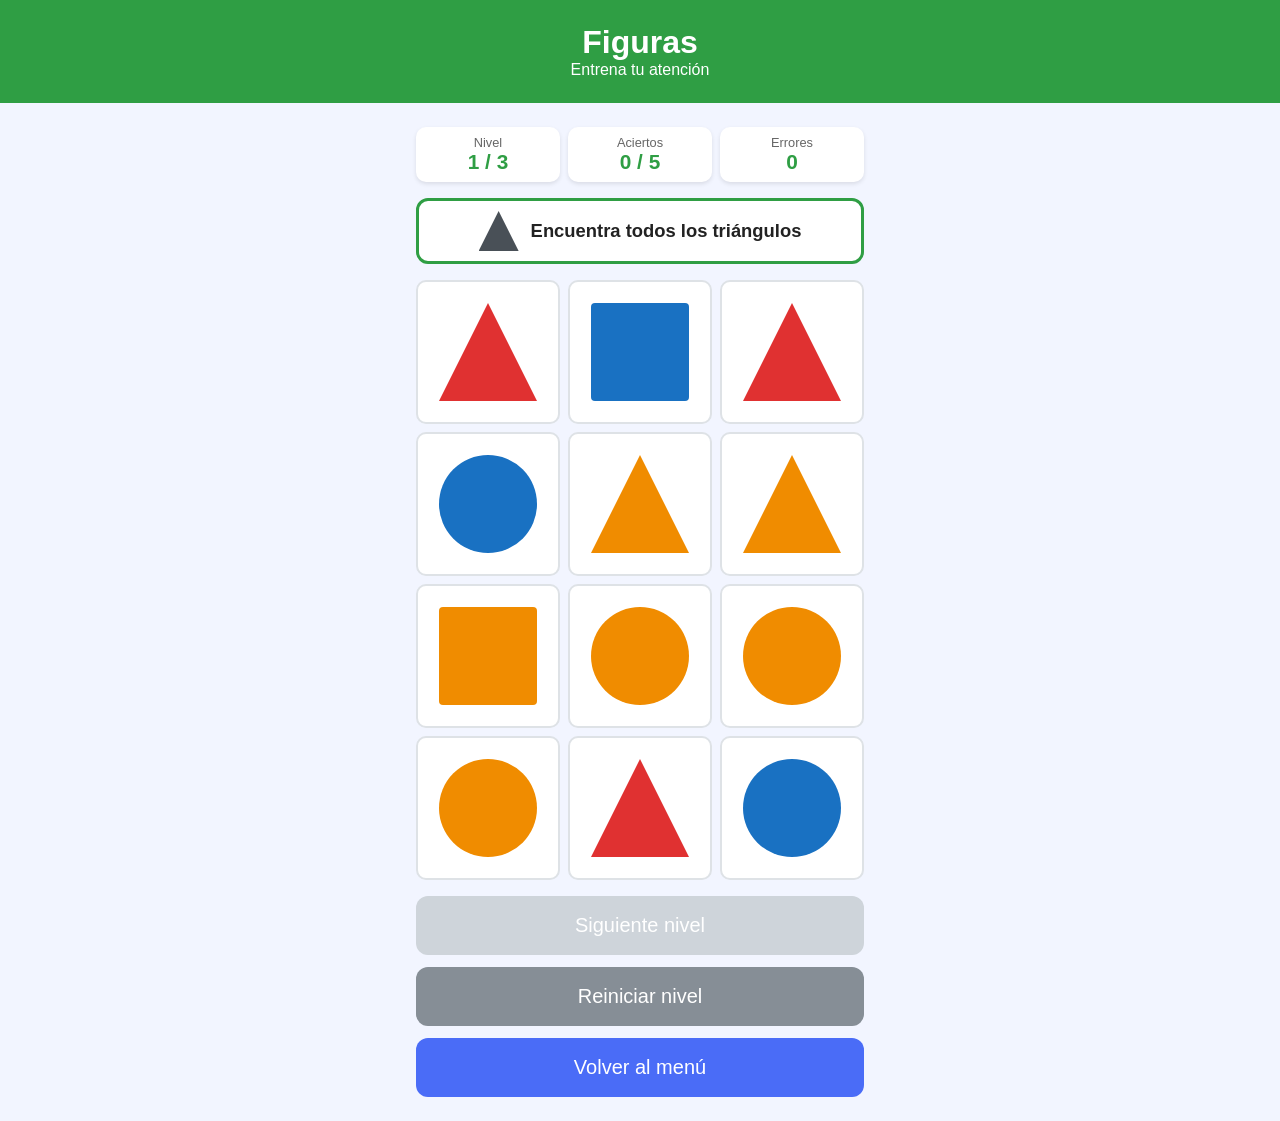
<file: juegos/figuras/figuras.html>
<!DOCTYPE html>
<html lang="es">
<head>
    <meta charset="UTF-8">
    <meta name="viewport" content="width=device-width, initial-scale=1.0">
    <title>Figuras - Mente Activa</title>

    <!-- Estilos generales (subimos dos carpetas con ../../) -->
    <link rel="stylesheet" href="../../css/estilos.css">
    <!-- Estilos propios de este juego -->
    <link rel="stylesheet" href="figuras.css">
</head>
<body>

    <header class="encabezado encabezado-figuras">
        <h1>Figuras</h1>
        <p>Entrena tu atención</p>
    </header>

    <main class="contenedor">

        <!-- Marcador: nivel, aciertos y errores -->
        <section class="marcador">
            <div class="dato">
                <span class="dato-titulo">Nivel</span>
                <span id="texto-nivel" class="dato-valor">1 / 3</span>
            </div>
            <div class="dato">
                <span class="dato-titulo">Aciertos</span>
                <span id="texto-aciertos" class="dato-valor">0 / 5</span>
            </div>
            <div class="dato">
                <span class="dato-titulo">Errores</span>
                <span id="texto-errores" class="dato-valor">0</span>
            </div>
        </section>

        <!-- Instrucción: qué figura hay que buscar, con un ejemplo -->
        <div class="instruccion">
            <span id="figura-ejemplo" class="forma"></span>
            <p id="texto-instruccion">Encuentra todos los triángulos</p>
        </div>

        <!-- Cuadrícula: aquí JavaScript crea las figuras -->
        <div id="cuadricula" class="cuadricula"></div>

        <!-- Resumen que aparece al completar un nivel (empieza oculto) -->
        <div id="resumen" class="resumen oculto">
            <p id="texto-resumen-titulo" class="resumen-titulo"></p>
            <p id="texto-resumen-detalle"></p>
        </div>

        <!-- Botones de control -->
        <div class="botones-control">
            <button id="boton-siguiente" class="boton boton-siguiente" disabled>Siguiente nivel</button>
            <button id="boton-reiniciar" class="boton boton-secundario">Reiniciar nivel</button>
            <button class="boton" onclick="volverAlMenu()">Volver al menú</button>
        </div>
    </main>

    <!-- Navegación general (para volver al menú) -->
    <script src="../../js/navegacion.js"></script>
    <!-- Progreso general (para guardar los niveles completados) -->
    <script src="../../js/progreso.js"></script>
    <!-- Código propio de este juego -->
    <script src="figuras.js"></script>
</body>
</html>
</file>
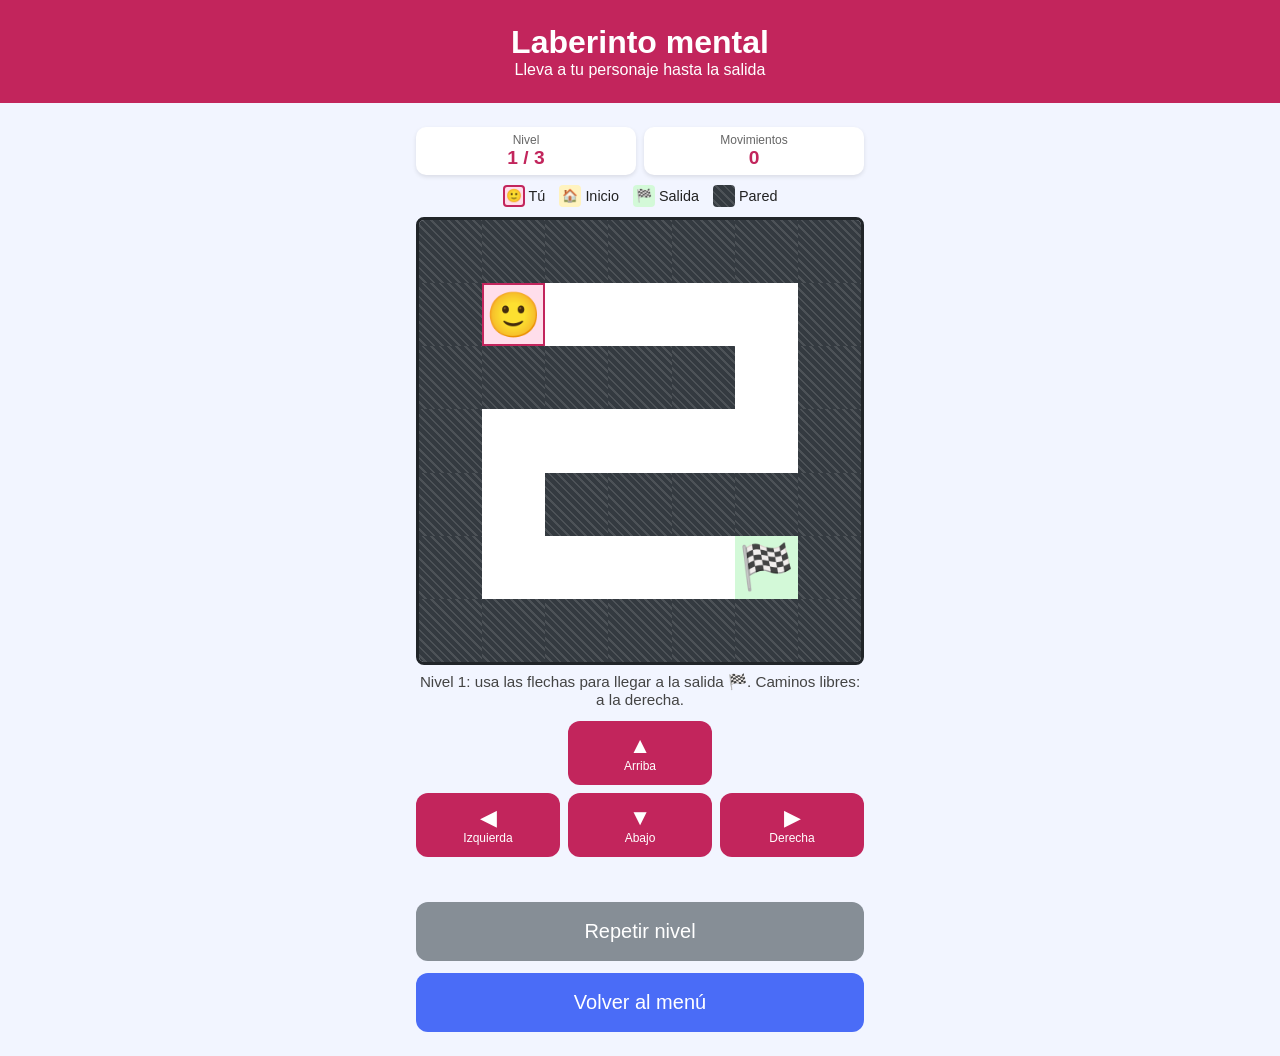
<file: juegos/laberinto/laberinto.html>
<!DOCTYPE html>
<html lang="es">
<head>
    <meta charset="UTF-8">
    <meta name="viewport" content="width=device-width, initial-scale=1.0">
    <title>Laberinto mental - Mente Activa</title>

    <!-- Estilos generales (subimos dos carpetas con ../../) -->
    <link rel="stylesheet" href="../../css/estilos.css">
    <!-- Estilos propios de este juego -->
    <link rel="stylesheet" href="laberinto.css">
</head>
<body>

    <header class="encabezado encabezado-laberinto">
        <h1>Laberinto mental</h1>
        <p>Lleva a tu personaje hasta la salida</p>
    </header>

    <main class="contenedor">

        <!-- Marcador: nivel y movimientos (no hay tiempo ni penalizaciones) -->
        <section class="marcador">
            <div class="dato">
                <span class="dato-titulo">Nivel</span>
                <span id="texto-nivel" class="dato-valor">1 / 3</span>
            </div>
            <div class="dato">
                <span class="dato-titulo">Movimientos</span>
                <span id="texto-movimientos" class="dato-valor">0</span>
            </div>
        </section>

        <!-- Explicación de los símbolos: así no dependemos solo de los colores -->
        <ul class="leyenda">
            <li><span class="muestra muestra-personaje" aria-hidden="true">🙂</span> Tú</li>
            <li><span class="muestra muestra-inicio" aria-hidden="true">🏠</span> Inicio</li>
            <li><span class="muestra muestra-salida" aria-hidden="true">🏁</span> Salida</li>
            <li><span class="muestra muestra-pared" aria-hidden="true"></span> Pared</li>
        </ul>

        <!-- Aquí laberinto.js dibuja las casillas del laberinto.
             role="img" hace que el lector de pantalla lea su descripción (aria-label). -->
        <div id="tablero" class="tablero" role="img" aria-label="Laberinto"></div>

        <!-- Mensajes del juego. aria-live hace que el lector de pantalla los lea. -->
        <p id="texto-estado" class="estado" aria-live="polite"></p>

        <!-- Las flechas y la felicitación ocupan el MISMO lugar (una encima de la otra).
             Así, al ganar o al repetir, los botones de abajo no cambian de posición
             y un doble toque no pulsa "Volver al menú" sin querer. -->
        <div class="zona-acciones">

        <!-- Botones de movimiento en forma de cruz -->
        <section id="controles" class="controles" aria-label="Controles de movimiento">
            <button id="boton-arriba" class="flecha flecha-arriba" aria-label="Mover arriba">▲<span>Arriba</span></button>
            <button id="boton-izquierda" class="flecha flecha-izquierda" aria-label="Mover a la izquierda">◀<span>Izquierda</span></button>
            <button id="boton-derecha" class="flecha flecha-derecha" aria-label="Mover a la derecha">▶<span>Derecha</span></button>
            <button id="boton-abajo" class="flecha flecha-abajo" aria-label="Mover abajo">▼<span>Abajo</span></button>
        </section>

        <!-- Mensaje de felicitación al llegar a la salida (empieza oculto) -->
        <section id="zona-victoria" class="victoria invisible" aria-live="polite">
            <h2 id="texto-victoria-titulo" class="victoria-titulo"></h2>
            <p id="texto-victoria-detalle" class="victoria-detalle"></p>
            <button id="boton-siguiente-nivel" class="boton boton-laberinto">Siguiente nivel</button>
        </section>

        </div>

        <!-- Botones de control -->
        <div class="botones-control">
            <button id="boton-repetir" class="boton boton-secundario">Repetir nivel</button>
            <button class="boton" onclick="volverAlMenu()">Volver al menú</button>
        </div>
    </main>

    <!-- Navegación general (para volver al menú) -->
    <script src="../../js/navegacion.js"></script>
    <!-- Progreso general (para guardar los niveles completados) -->
    <script src="../../js/progreso.js"></script>
    <!-- Código propio de este juego -->
    <script src="laberinto.js"></script>
</body>
</html>
</file>
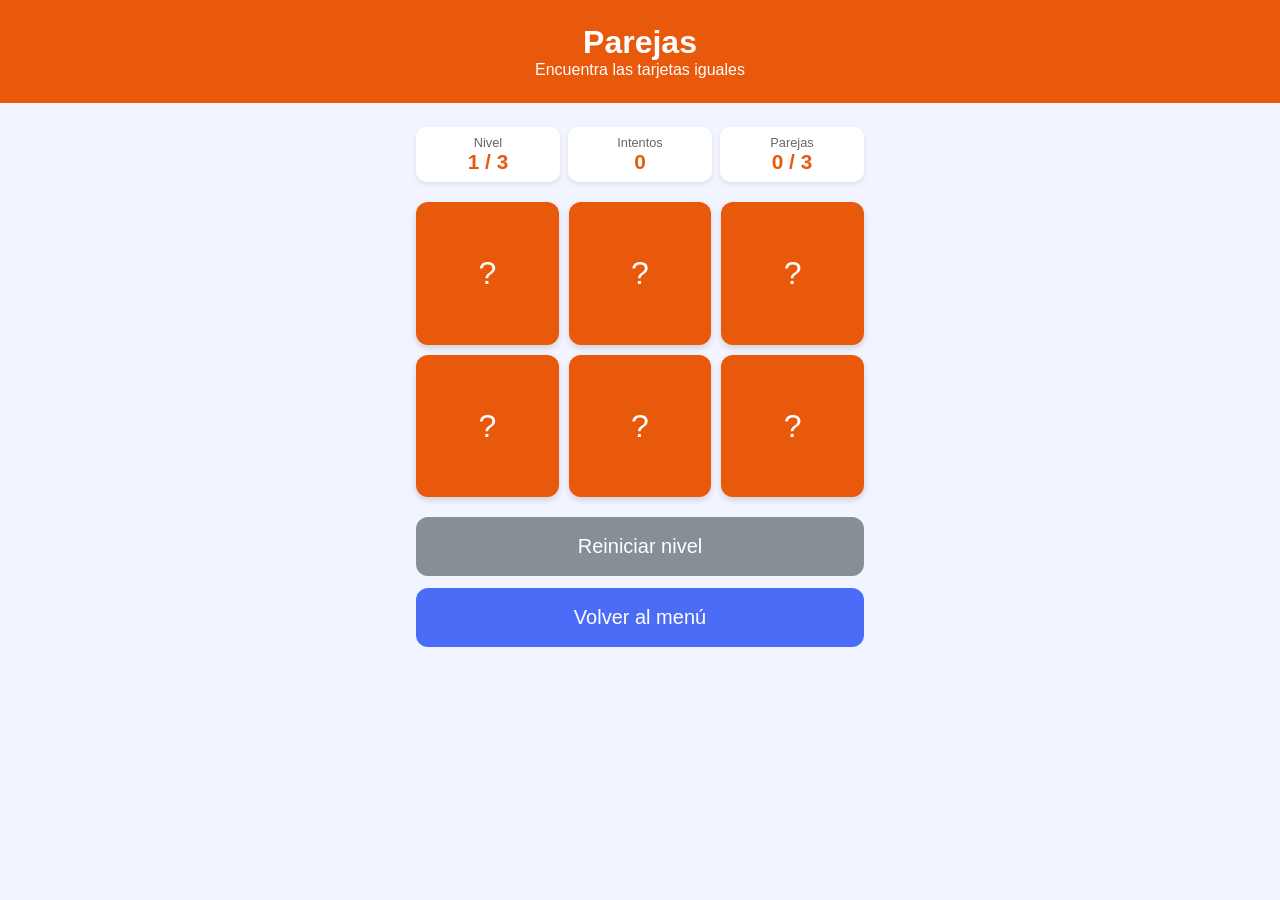
<file: juegos/parejas/parejas.html>
<!DOCTYPE html>
<html lang="es">
<head>
    <meta charset="UTF-8">
    <meta name="viewport" content="width=device-width, initial-scale=1.0">
    <title>Parejas - Mente Activa</title>

    <!-- Estilos generales (subimos dos carpetas con ../../) -->
    <link rel="stylesheet" href="../../css/estilos.css">
    <!-- Estilos propios de este juego -->
    <link rel="stylesheet" href="parejas.css">
</head>
<body>

    <header class="encabezado encabezado-parejas">
        <h1>Parejas</h1>
        <p>Encuentra las tarjetas iguales</p>
    </header>

    <main class="contenedor">

        <!-- Marcador: nivel, intentos y parejas encontradas -->
        <section class="marcador">
            <div class="dato">
                <span class="dato-titulo">Nivel</span>
                <span id="texto-nivel" class="dato-valor">1 / 3</span>
            </div>
            <div class="dato">
                <span class="dato-titulo">Intentos</span>
                <span id="texto-intentos" class="dato-valor">0</span>
            </div>
            <div class="dato">
                <span class="dato-titulo">Parejas</span>
                <span id="texto-parejas" class="dato-valor">0 / 3</span>
            </div>
        </section>

        <!-- Tablero: aquí JavaScript crea las tarjetas -->
        <div id="tablero" class="tablero"></div>

        <!-- Mensaje que aparece al completar un nivel (empieza oculto) -->
        <div id="mensaje" class="mensaje oculto">
            <p id="texto-mensaje"></p>
            <button id="boton-continuar" class="boton boton-continuar"></button>
        </div>

        <!-- Botones de control -->
        <div class="botones-control">
            <button id="boton-reiniciar" class="boton boton-secundario">Reiniciar nivel</button>
            <button class="boton" onclick="volverAlMenu()">Volver al menú</button>
        </div>
    </main>

    <!-- Navegación general (para volver al menú) -->
    <script src="../../js/navegacion.js"></script>
    <!-- Progreso general (para guardar los niveles completados) -->
    <script src="../../js/progreso.js"></script>
    <!-- Código propio de este juego -->
    <script src="parejas.js"></script>
</body>
</html>
</file>
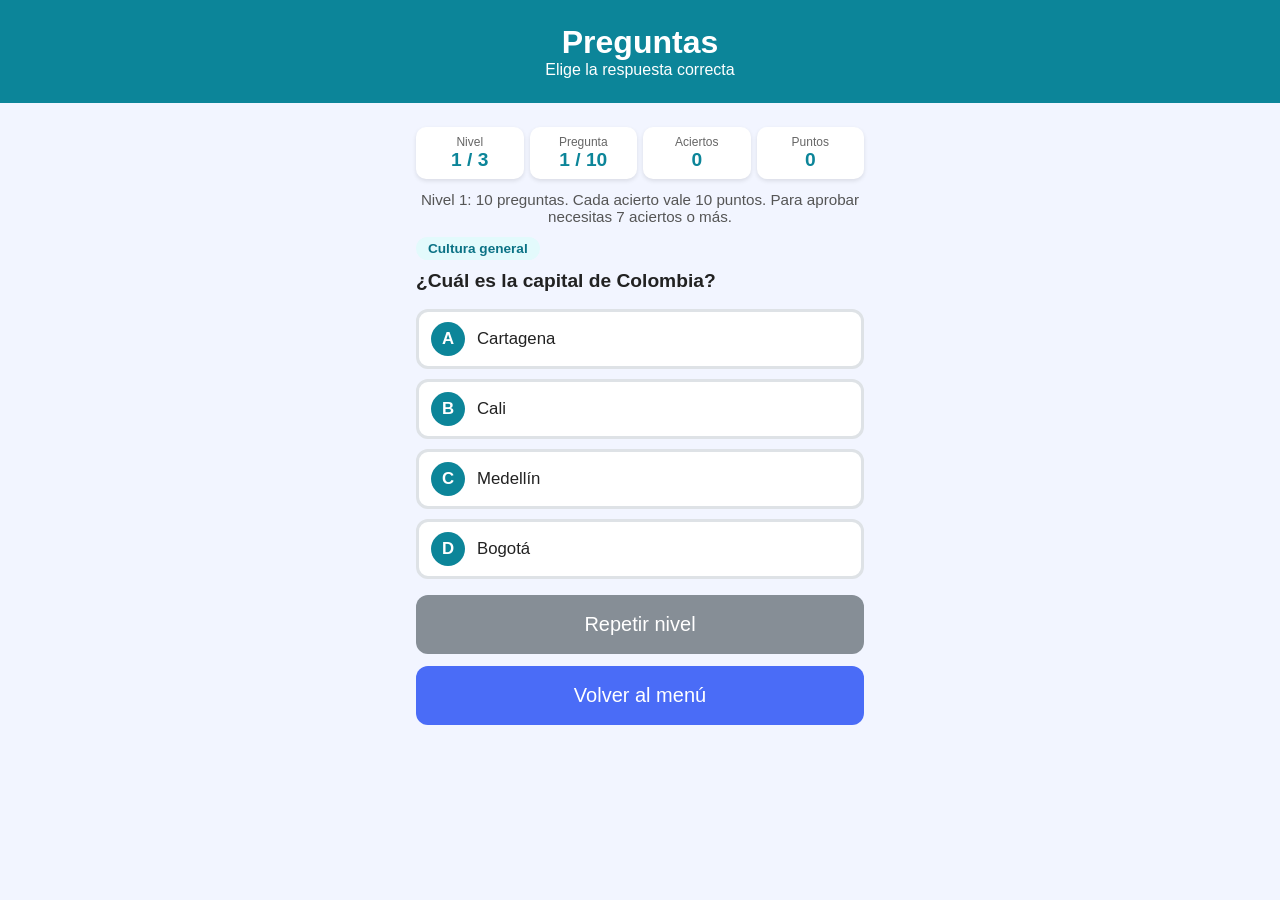
<file: juegos/preguntas/preguntas.html>
<!DOCTYPE html>
<html lang="es">
<head>
    <meta charset="UTF-8">
    <meta name="viewport" content="width=device-width, initial-scale=1.0">
    <title>Preguntas - Mente Activa</title>

    <!-- Estilos generales (subimos dos carpetas con ../../) -->
    <link rel="stylesheet" href="../../css/estilos.css">
    <!-- Estilos propios de este juego -->
    <link rel="stylesheet" href="preguntas.css">
</head>
<body>

    <header class="encabezado encabezado-preguntas">
        <h1>Preguntas</h1>
        <p>Elige la respuesta correcta</p>
    </header>

    <main class="contenedor">

        <!-- Marcador: nivel, pregunta actual, aciertos y puntos -->
        <section class="marcador">
            <div class="dato">
                <span class="dato-titulo">Nivel</span>
                <span id="texto-nivel" class="dato-valor">1 / 3</span>
            </div>
            <div class="dato">
                <span class="dato-titulo">Pregunta</span>
                <span id="texto-pregunta" class="dato-valor">1 / 10</span>
            </div>
            <div class="dato">
                <span class="dato-titulo">Aciertos</span>
                <span id="texto-aciertos" class="dato-valor">0</span>
            </div>
            <div class="dato">
                <span class="dato-titulo">Puntos</span>
                <span id="texto-puntos" class="dato-valor">0</span>
            </div>
        </section>

        <!-- Regla para aprobar el nivel (la escribe preguntas.js) -->
        <p id="texto-regla" class="regla"></p>

        <!-- Zona de la pregunta -->
        <section id="zona-pregunta" class="zona-pregunta">
            <span id="texto-tema" class="tema"></span>
            <h2 id="texto-enunciado" class="enunciado"></h2>

            <!-- Aquí preguntas.js crea los 4 botones de respuesta -->
            <div id="opciones" class="opciones" role="group" aria-labelledby="texto-enunciado"></div>

            <!-- Retroalimentación: aparece al responder. aria-live hace que
                 los lectores de pantalla la lean en voz alta automáticamente. -->
            <div id="retroalimentacion" class="retroalimentacion oculto" aria-live="polite">
                <p id="texto-resultado" class="resultado"></p>
                <p id="texto-explicacion" class="explicacion"></p>
            </div>

            <button id="boton-continuar" class="boton boton-continuar oculto">Siguiente pregunta</button>
        </section>

        <!-- Resumen al terminar las 10 preguntas (empieza oculto) -->
        <section id="zona-resumen" class="resumen oculto" aria-live="polite">
            <h2 id="texto-resumen-titulo" class="resumen-titulo"></h2>
            <ul class="resumen-datos">
                <li>Aciertos: <strong id="resumen-aciertos">0</strong></li>
                <li>Errores: <strong id="resumen-errores">0</strong></li>
                <li>Porcentaje: <strong id="resumen-porcentaje">0 %</strong></li>
                <li>Puntos: <strong id="resumen-puntos">0</strong></li>
            </ul>
            <p id="texto-resumen-mensaje" class="resumen-mensaje"></p>
            <button id="boton-siguiente-nivel" class="boton boton-continuar oculto">Siguiente nivel</button>
        </section>

        <!-- Botones de control -->
        <div class="botones-control">
            <button id="boton-repetir" class="boton boton-secundario">Repetir nivel</button>
            <button class="boton" onclick="volverAlMenu()">Volver al menú</button>
        </div>
    </main>

    <!-- Navegación general (para volver al menú) -->
    <script src="../../js/navegacion.js"></script>
    <!-- Progreso general (para guardar los niveles completados) -->
    <script src="../../js/progreso.js"></script>
    <!-- Código propio de este juego -->
    <script src="preguntas.js"></script>
</body>
</html>
</file>
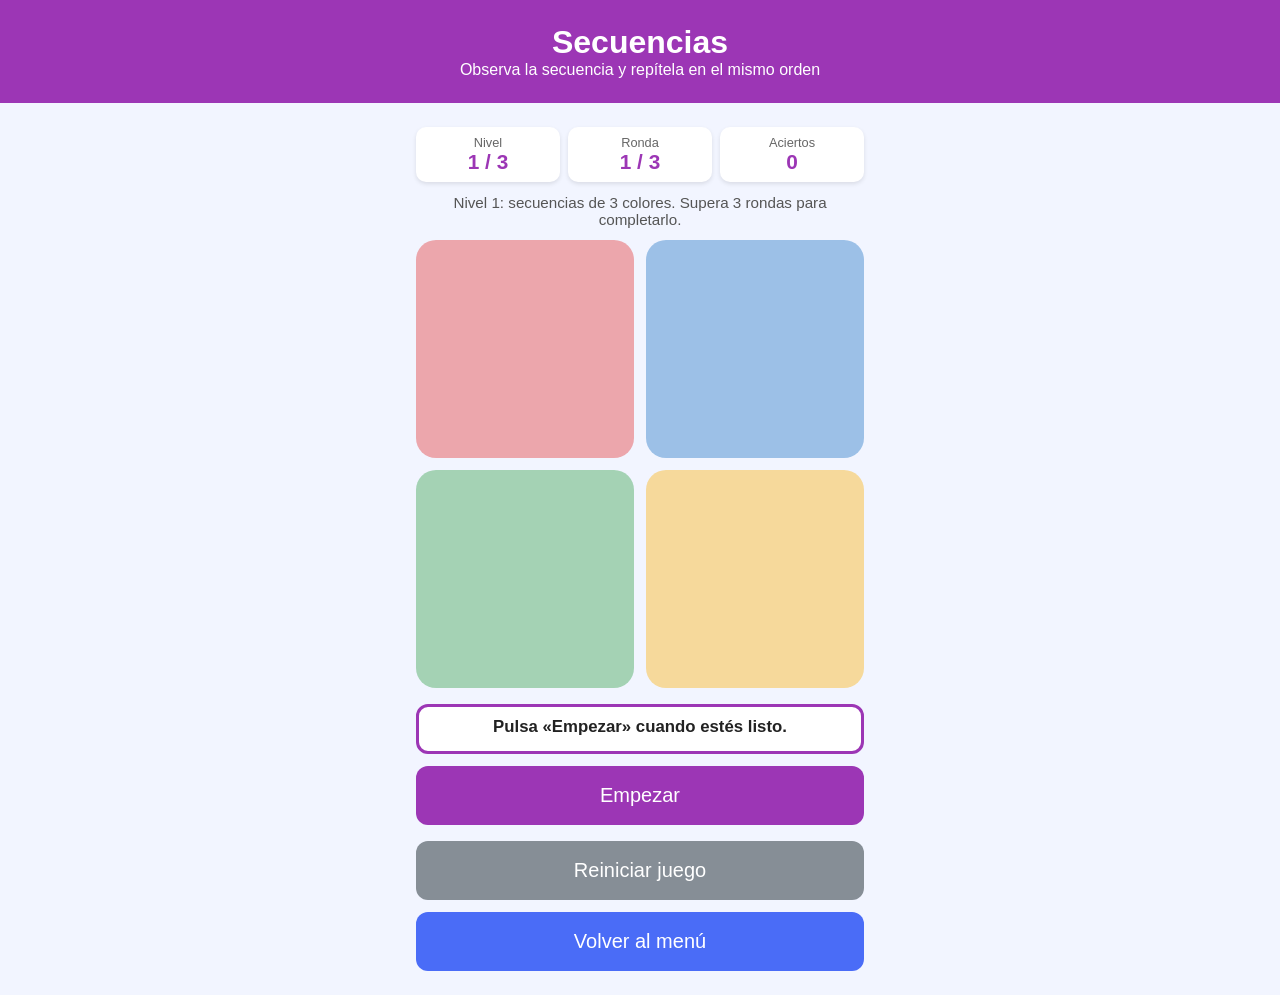
<file: juegos/secuencias/secuencias.html>
<!DOCTYPE html>
<html lang="es">
<head>
    <meta charset="UTF-8">
    <meta name="viewport" content="width=device-width, initial-scale=1.0">
    <title>Secuencias - Mente Activa</title>

    <!-- Estilos generales (subimos dos carpetas con ../../) -->
    <link rel="stylesheet" href="../../css/estilos.css">
    <!-- Estilos propios de este juego -->
    <link rel="stylesheet" href="secuencias.css">
</head>
<body>

    <header class="encabezado encabezado-secuencias">
        <h1>Secuencias</h1>
        <p>Observa la secuencia y repítela en el mismo orden</p>
    </header>

    <main class="contenedor">

        <!-- Marcador: nivel, ronda y aciertos -->
        <section class="marcador">
            <div class="dato">
                <span class="dato-titulo">Nivel</span>
                <span id="texto-nivel" class="dato-valor">1 / 3</span>
            </div>
            <div class="dato">
                <span class="dato-titulo">Ronda</span>
                <span id="texto-ronda" class="dato-valor">1 / 3</span>
            </div>
            <div class="dato">
                <span class="dato-titulo">Aciertos</span>
                <span id="texto-aciertos" class="dato-valor">0</span>
            </div>
        </section>

        <!-- Regla del nivel actual (la escribe secuencias.js) -->
        <p id="texto-regla" class="regla"></p>

        <!-- Los cuatro botones de colores -->
        <div class="tablero-colores">
            <button class="boton-color color-rojo" aria-label="Rojo" disabled></button>
            <button class="boton-color color-azul" aria-label="Azul" disabled></button>
            <button class="boton-color color-verde" aria-label="Verde" disabled></button>
            <button class="boton-color color-amarillo" aria-label="Amarillo" disabled></button>
        </div>

        <!-- Mensajes para el estudiante y botón de la siguiente acción -->
        <div class="zona-mensaje">
            <p id="texto-mensaje" class="mensaje"></p>
            <button id="boton-accion" class="boton boton-accion oculto"></button>
        </div>

        <!-- Botones de control -->
        <div class="botones-control">
            <button id="boton-reiniciar" class="boton boton-secundario">Reiniciar juego</button>
            <button class="boton" onclick="volverAlMenu()">Volver al menú</button>
        </div>
    </main>

    <!-- Navegación general (para volver al menú) -->
    <script src="../../js/navegacion.js"></script>
    <!-- Progreso general (para guardar los niveles completados) -->
    <script src="../../js/progreso.js"></script>
    <!-- Código propio de este juego -->
    <script src="secuencias.js"></script>
</body>
</html>
</file>
<file: css/estilos.css>
/* =========================================
   ESTILOS GENERALES DE MENTE ACTIVA
   Estos estilos los comparten el menú y los juegos.
   ========================================= */

/* Colores principales del proyecto (se pueden cambiar aquí) */
:root {
    --color-principal: #4a6cf7;
    --color-fondo: #f2f5ff;
    --color-texto: #222222;
    --color-blanco: #ffffff;
}

/* Quita márgenes por defecto y hace que los tamaños sean más fáciles de calcular */
* {
    margin: 0;
    padding: 0;
    box-sizing: border-box;
}

body {
    font-family: Arial, Helvetica, sans-serif;
    background-color: var(--color-fondo);
    color: var(--color-texto);
    min-height: 100vh;
    display: flex;
    flex-direction: column;
}

/* Parte de arriba con el título */
.encabezado {
    background-color: var(--color-principal);
    color: var(--color-blanco);
    text-align: center;
    padding: 24px 16px;
}

.encabezado h1 {
    font-size: 2rem;
}

/* Zona central de la página */
.contenedor {
    flex: 1;
    width: 100%;
    max-width: 480px;      /* Ancho cómodo para celulares */
    margin: 0 auto;
    padding: 24px 16px;
    text-align: center;
}

/* Lista de botones del menú, uno debajo del otro */
.menu-juegos {
    display: flex;
    flex-direction: column;
    gap: 16px;
}

/* Botón general reutilizable */
.boton {
    background-color: var(--color-principal);
    color: var(--color-blanco);
    border: none;
    border-radius: 12px;
    padding: 18px;
    font-size: 1.25rem;
    cursor: pointer;
    width: 100%;
}

.boton:active {
    transform: scale(0.97);   /* Efecto de "presionar" en el celular */
}

/* ---------- Progreso en el menú principal ---------- */

/* Recuadro con el progreso general */
.panel-progreso {
    background-color: var(--color-blanco);
    border-radius: 12px;
    padding: 16px;
    margin-bottom: 20px;
    box-shadow: 0 2px 4px rgba(0, 0, 0, 0.1);
}

.panel-progreso h2 {
    font-size: 1.2rem;
    margin-bottom: 6px;
}

.panel-progreso p {
    margin-bottom: 10px;
}

/* Barra gris de fondo */
.barra-progreso {
    height: 16px;
    background-color: #dde3f7;
    border-radius: 8px;
    overflow: hidden;
}

/* Parte coloreada de la barra (su ancho lo pone app.js) */
.barra-relleno {
    width: 0%;
    height: 100%;
    background-color: var(--color-principal);
    transition: width 0.4s;
}

/* Cada juego del menú: su botón y su progreso debajo */
.opcion-juego .progreso-juego {
    margin-top: 6px;
    font-size: 0.95rem;
    color: #555555;
}

/* Botón para borrar el progreso: discreto, para no pulsarlo sin querer */
.boton-reiniciar-progreso {
    margin-top: 28px;
    background: none;
    border: none;
    color: #c92a2a;
    font-size: 0.95rem;
    text-decoration: underline;
    padding: 12px;
    min-height: 44px;      /* Alto mínimo recomendado para pulsar con el dedo */
    cursor: pointer;
}

/* Parte de abajo de la página */
.pie {
    text-align: center;
    padding: 16px;
    font-size: 0.9rem;
    color: #666666;
}
</file>
<file: anteproyecto/estilos.css>
/* =========================================
   ESTILOS DE LA PÁGINA ACADÉMICA (ANTEPROYECTO)

   OJO: este archivo es SOLO para la página del anteproyecto.
   Los estilos del videojuego están en otro archivo: ../css/estilos.css
   Los dos archivos se llaman igual, pero están en carpetas distintas
   y no se mezclan.

   El diseño se piensa primero para celular y al final hay una
   regla @media que ajusta la página para pantallas grandes.
   ========================================= */

/* Colores del proyecto (los mismos tonos del videojuego) */
:root {
    --azul-juego: #4a6cf7;      /* Azul principal del videojuego */
    --azul-oscuro: #3451d1;     /* Azul más oscuro: se lee mejor sobre blanco */
    --fondo: #f2f5ff;           /* Fondo azul muy claro, como el juego */
    --texto: #222222;
    --texto-suave: #555555;
    --blanco: #ffffff;
    --borde: #d6ddf5;
    --amarillo-claro: #fff4d6;  /* Fondo de los avisos "Pendiente" */
    --amarillo-oscuro: #7a5200; /* Texto de los avisos "Pendiente" */
    --verde-claro: #dff5e3;
    --verde-oscuro: #1f6b2e;
}

/* Hace que los tamaños sean más fáciles de calcular */
* {
    box-sizing: border-box;
}

/* Al pulsar un enlace del menú, la página baja suavemente */
html {
    scroll-behavior: smooth;
}

body {
    margin: 0;
    font-family: Arial, Helvetica, sans-serif;
    font-size: 16px;
    line-height: 1.6;
    background-color: var(--fondo);
    color: var(--texto);
}

/* ---------- Encabezado ---------- */

.encabezado {
    background-color: var(--azul-oscuro);
    color: var(--blanco);
    text-align: center;
    padding: 32px 16px;
}

.encabezado h1 {
    margin: 4px 0;
    font-size: 2.2rem;
}

.etiqueta-superior {
    margin: 0;
    font-size: 0.9rem;
}

.subtitulo {
    margin: 0;
    font-size: 1.1rem;
}

/* ---------- Menú de navegación ---------- */

/* "sticky" hace que el menú se quede pegado arriba al bajar.
   Los enlaces van siempre en UNA sola línea: si no caben (en celular),
   el menú se desliza hacia los lados con el dedo. Así el menú es bajito
   y no tapa los títulos de las secciones. */
.menu {
    position: sticky;
    top: 0;
    z-index: 10;
    display: flex;
    flex-wrap: nowrap;          /* Todos los enlaces en una sola línea */
    overflow-x: auto;           /* Si no caben, se desliza hacia los lados */
    gap: 6px;
    padding: 10px 12px;
    background-color: var(--blanco);
    box-shadow: 0 2px 4px rgba(0, 0, 0, 0.1);
}

/* Centra los enlaces cuando hay espacio (computador).
   Cuando no hay espacio (celular), el menú empieza desde la izquierda. */
.menu a:first-child {
    margin-left: auto;
}

.menu a:last-child {
    margin-right: auto;
}

.menu a {
    flex-shrink: 0;             /* Los enlaces no se aplastan */
    white-space: nowrap;        /* El texto de un enlace no se parte en dos líneas */
    display: inline-block;
    padding: 8px 12px;
    min-height: 44px;           /* Alto mínimo para pulsar con el dedo */
    line-height: 28px;
    border-radius: 20px;
    color: var(--azul-oscuro);
    font-weight: bold;
    font-size: 0.95rem;
    text-decoration: none;
}

.menu a:hover,
.menu a:focus {
    background-color: var(--fondo);
    text-decoration: underline;
}

/* ---------- Zona central y secciones ---------- */

.contenido {
    max-width: 900px;
    margin: 0 auto;
    padding: 20px 16px;
}

section {
    background-color: var(--blanco);
    border-radius: 12px;
    padding: 20px 16px;
    margin-bottom: 20px;
    box-shadow: 0 2px 4px rgba(0, 0, 0, 0.08);
    scroll-margin-top: 80px;    /* Evita que el menú fijo (unos 64px de alto) tape el título */
}

h2 {
    margin-top: 0;
    color: var(--azul-oscuro);
    font-size: 1.6rem;
    border-bottom: 3px solid var(--azul-juego);
    padding-bottom: 6px;
}

h3 {
    color: var(--azul-oscuro);
    font-size: 1.2rem;
    margin-bottom: 6px;
}

h4 {
    margin: 0 0 8px;
}

img {
    max-width: 100%;
    height: auto;
}

a {
    color: var(--azul-oscuro);
}

/* Enlace "↑ Volver arriba" al final de cada sección */
.volver-arriba {
    display: inline-block;
    margin-top: 16px;
    font-size: 0.9rem;
}

/* ---------- Textos especiales ---------- */

/* Título del anteproyecto */
.cita {
    font-style: italic;
    background-color: var(--fondo);
    border-left: 4px solid var(--azul-juego);
    padding: 12px;
    margin: 0;
}

/* Pregunta problemática destacada */
.pregunta {
    font-size: 1.15rem;
    font-weight: bold;
    background-color: var(--fondo);
    border-left: 6px solid var(--azul-juego);
    border-radius: 8px;
    padding: 16px;
}

/* Notas aclaratorias */
.nota {
    font-size: 0.95rem;
    color: var(--texto-suave);
}

/* Etiqueta amarilla "Pendiente de confirmar" */
.pendiente {
    display: inline-block;
    background-color: var(--amarillo-claro);
    color: var(--amarillo-oscuro);
    border: 1px solid #e8c766;
    border-radius: 6px;
    padding: 0 8px;
    font-size: 0.9rem;
    font-weight: bold;
}

/* Etiquetas de estado en la tabla de fases */
.estado {
    display: inline-block;
    border-radius: 6px;
    padding: 0 8px;
    font-size: 0.9rem;
    font-weight: bold;
}

/* Cada estado tiene fondo y borde propios, igual que "Pendiente de confirmar" */
.realizada {
    background-color: var(--verde-claro);
    color: var(--verde-oscuro);
    border: 1px solid #8fd19e;
}

.en-curso {
    background-color: #dbe4ff;  /* Azul distinto al de las filas de la tabla */
    color: var(--azul-oscuro);
    border: 1px solid #91a7ff;
}

/* Listas de datos (sin viñetas) */
.lista-datos {
    list-style: none;
    padding: 0;
}

.lista-datos li {
    padding: 6px 0;
    border-bottom: 1px solid var(--borde);
}

/* ---------- Tarjetas (antecedentes) ---------- */

.tarjeta {
    border: 1px solid var(--borde);
    border-radius: 12px;
    padding: 4px 16px 12px;
    margin-bottom: 16px;
}

/* ---------- Conceptos (lista <dl>) ---------- */

.conceptos dt {
    font-weight: bold;
    font-size: 1.15rem;
    color: var(--azul-oscuro);
    margin-top: 16px;
}

.conceptos dd {
    margin: 4px 0 0;
    padding-left: 12px;
    border-left: 3px solid var(--borde);
}

.conceptos dd p {
    margin: 4px 0;
}

/* ---------- Lo planeado y lo realizado ---------- */

.comparacion {
    display: flex;
    flex-direction: column;     /* En celular, una caja debajo de la otra */
    gap: 12px;
}

.caja {
    flex: 1;
    background-color: var(--fondo);
    border-radius: 12px;
    padding: 12px 16px;
}

/* ---------- Tabla de fases ---------- */

/* Aviso que solo se ve en celular (en computador lo oculta la regla @media del final) */
.aviso-tabla {
    font-size: 0.95rem;
    font-weight: bold;
    color: var(--azul-oscuro);
    margin: 0 0 8px;
}

/* En celular pequeño la tabla se puede mover de lado */
.tabla-contenedor {
    overflow-x: auto;
}

table {
    border-collapse: collapse;
    width: 100%;
    min-width: 560px;
}

caption {
    text-align: left;
    font-weight: bold;
    padding-bottom: 8px;
}

th,
td {
    border: 1px solid var(--borde);
    padding: 10px;
    text-align: left;
    vertical-align: top;
}

th {
    background-color: var(--azul-oscuro);
    color: var(--blanco);
}

tbody tr:nth-child(even) {
    background-color: var(--fondo);  /* Filas alternadas para leer mejor */
}

/* ---------- Galería de juegos ---------- */

/* "grid" acomoda las tarjetas solas según el ancho de la pantalla */
.galeria {
    display: grid;
    grid-template-columns: repeat(auto-fit, minmax(220px, 1fr));
    gap: 16px;
}

.juego {
    border: 1px solid var(--borde);
    border-top: 6px solid var(--azul-juego);
    border-radius: 12px;
    padding: 16px;
    display: flex;
    flex-direction: column;
}

.juego h3 {
    margin-top: 4px;
}

.juego p {
    margin: 4px 0;
}

.juego-icono {
    font-size: 2.5rem;
    text-align: center;
}

/* Color propio de cada juego en el borde superior */
.juego-parejas    { border-top-color: #e8590c; }
.juego-figuras    { border-top-color: #2b8a3e; }
.juego-secuencias { border-top-color: #ae3ec9; }
.juego-preguntas  { border-top-color: #1971c2; }
.juego-laberinto  { border-top-color: #c92a2a; }

/* ---------- Botones y enlaces con forma de botón ---------- */

.boton,
.boton-jugar,
.boton-juego {
    display: inline-block;
    background-color: var(--azul-oscuro);
    color: var(--blanco);
    border: none;
    border-radius: 12px;
    padding: 12px 18px;
    min-height: 44px;
    font-size: 1rem;
    font-weight: bold;
    text-align: center;
    text-decoration: none;
    cursor: pointer;
}

.boton:hover,
.boton-jugar:hover,
.boton-juego:hover {
    background-color: #2a3fae;
}

.boton:active,
.boton-jugar:active,
.boton-juego:active {
    transform: scale(0.97);     /* Efecto de "presionar" */
}

.boton-jugar {
    margin-top: 12px;
    font-size: 1.15rem;
}

/* El botón de cada juego queda abajo de la tarjeta */
.boton-juego {
    margin-top: auto;
}

.juego p:last-of-type {
    margin-bottom: 12px;
}

.boton-secundario {
    background-color: var(--blanco);
    color: var(--azul-oscuro);
    border: 2px solid var(--azul-oscuro);
}

.boton-secundario:hover {
    background-color: var(--fondo);
}

/* Borde visible al moverse con el teclado (tecla Tab) */
a:focus-visible,
button:focus-visible,
select:focus-visible,
textarea:focus-visible,
input:focus-visible {
    outline: 3px solid #f59f00;
    outline-offset: 2px;
}

/* ---------- Encuesta ---------- */

.pregunta-encuesta {
    border: 1px solid var(--borde);
    border-radius: 12px;
    padding: 12px 16px;
    margin: 0 0 16px;
}

/* Título de cada pregunta (en negrita) */
.titulo-pregunta,
.pregunta-encuesta legend {
    display: block;
    font-weight: bold;
    margin-bottom: 8px;
}

/* Celular: el título de la pregunta 4 ocupa dos líneas y el borde del recuadro
   pasaba entre ellas. "float" saca el título del borde y lo pone dentro del recuadro. */
@media (max-width: 699px) {
    #encuestaForm fieldset:last-of-type legend {
        float: left;
        width: 100%;
    }
}

/* Opciones de respuesta: letra normal, una debajo de la otra y fáciles de pulsar */
.opcion {
    display: block;
    font-weight: normal;
    padding: 6px 0;
    cursor: pointer;
}

select,
textarea {
    width: 100%;
    font-family: inherit;
    font-size: 1rem;
    padding: 10px;
    border: 1px solid #8a94b8;
    border-radius: 8px;
}

.botones-formulario {
    display: flex;
    flex-wrap: wrap;
    gap: 12px;
}

/* Mensajes que escribe script.js (aviso y recomendación) */
.mensaje {
    font-weight: bold;
    color: var(--verde-oscuro);
    min-height: 1.6em;
}

/* ---------- Pie de página ---------- */

.pie {
    background-color: var(--azul-oscuro);
    color: var(--blanco);
    text-align: center;
    padding: 20px 16px;
    font-size: 0.9rem;
}

.pie p {
    margin: 4px 0;
}

.pie a {
    color: var(--blanco);
}

/* =========================================
   PANTALLAS GRANDES (computador y tableta)
   Estas reglas solo se aplican si la pantalla mide 700px o más.
   ========================================= */
@media (min-width: 700px) {
    .encabezado h1 {
        font-size: 3rem;
    }

    section {
        padding: 28px 32px;
    }

    /* En pantalla grande la tabla cabe completa: el aviso no hace falta */
    .aviso-tabla {
        display: none;
    }

    /* Lo planeado y lo realizado quedan lado a lado */
    .comparacion {
        flex-direction: row;
    }
}
</file>
<file: juegos/figuras/figuras.css>
/* =========================================
   ESTILOS DEL JUEGO FIGURAS
   Solo afectan a figuras.html
   ========================================= */

/* Color propio del encabezado de este juego */
.encabezado-figuras {
    background-color: #2f9e44;
}

/* ---------- Marcador ---------- */

.marcador {
    display: flex;
    justify-content: space-between;
    gap: 8px;
    margin-bottom: 16px;
}

/* Cada cuadrito del marcador (Nivel, Aciertos, Errores) */
.dato {
    flex: 1;
    background-color: #ffffff;
    border-radius: 10px;
    padding: 8px 4px;
    box-shadow: 0 2px 4px rgba(0, 0, 0, 0.1);
}

.dato-titulo {
    display: block;
    font-size: 0.8rem;
    color: #666666;
}

.dato-valor {
    display: block;
    font-size: 1.3rem;
    font-weight: bold;
    color: #2f9e44;
}

/* ---------- Instrucción ---------- */

.instruccion {
    display: flex;
    align-items: center;
    justify-content: center;
    gap: 12px;
    background-color: #ffffff;
    border: 3px solid #2f9e44;
    border-radius: 12px;
    padding: 10px;
    margin-bottom: 16px;
    font-size: 1.15rem;
    font-weight: bold;
}

/* La figura de ejemplo junto a la instrucción */
.instruccion .forma {
    width: 40px;
    height: 40px;
    flex-shrink: 0;
    background-color: #495057;
}

/* ---------- Cuadrícula de figuras ---------- */

/* El número de columnas lo pone figuras.js según el nivel */
.cuadricula {
    display: grid;
    grid-template-columns: repeat(3, 1fr);
    gap: 8px;
    margin-bottom: 16px;
}

/* Cada casilla es un botón que contiene una figura */
.casilla {
    position: relative;
    aspect-ratio: 1 / 1;       /* Siempre cuadrada */
    min-height: 48px;          /* Tamaño mínimo cómodo para el dedo */
    display: flex;
    align-items: center;
    justify-content: center;
    background-color: #ffffff;
    border: 2px solid #dee2e6;
    border-radius: 10px;
    padding: 0;
    cursor: pointer;
    -webkit-tap-highlight-color: transparent;  /* Quita el destello azul en celulares */
}

.casilla:active {
    transform: scale(0.95);
}

/* La figura ocupa el 70 % de la casilla */
.casilla .forma {
    width: 70%;
    height: 70%;
}

/* Casilla pulsada correctamente: fondo verde y una marca ✓ */
.casilla.correcta {
    background-color: #d3f9d8;
    border-color: #2f9e44;
    cursor: default;
}

.casilla.correcta::after {
    content: "✓";
    position: absolute;
    top: 2px;
    right: 6px;
    color: #2f9e44;
    font-weight: bold;
}

/* Casilla pulsada por error: fondo rojo, figura apagada y una marca ✗ */
.casilla.incorrecta {
    background-color: #ffe3e3;
    border-color: #e03131;
    cursor: default;
}

.casilla.incorrecta .forma {
    opacity: 0.35;
}

.casilla.incorrecta::after {
    content: "✗";
    position: absolute;
    top: 2px;
    right: 6px;
    color: #e03131;
    font-weight: bold;
}

/* ---------- Formas geométricas ----------
   Todas parten de un cuadrado de color.
   clip-path "recorta" el cuadrado para dibujar cada forma. */

.forma {
    display: block;
}

.forma-cuadrado {
    border-radius: 4px;
}

.forma-circulo {
    border-radius: 50%;
}

.forma-triangulo {
    clip-path: polygon(50% 0%, 100% 100%, 0% 100%);
}

.forma-rombo {
    clip-path: polygon(50% 0%, 100% 50%, 50% 100%, 0% 50%);
}

.forma-estrella {
    clip-path: polygon(50% 0%, 61% 35%, 98% 35%, 68% 57%, 79% 91%, 50% 70%, 21% 91%, 32% 57%, 2% 35%, 39% 35%);
}

.forma-pentagono {
    clip-path: polygon(50% 0%, 100% 38%, 82% 100%, 18% 100%, 0% 38%);
}

.forma-hexagono {
    clip-path: polygon(25% 0%, 75% 0%, 100% 50%, 75% 100%, 25% 100%, 0% 50%);
}

.forma-octagono {
    clip-path: polygon(30% 0%, 70% 0%, 100% 30%, 100% 70%, 70% 100%, 30% 100%, 0% 70%, 0% 30%);
}

/* ---------- Resumen del nivel ---------- */

.resumen {
    background-color: #ebfbee;
    border: 3px solid #2f9e44;
    border-radius: 12px;
    padding: 16px;
    margin-bottom: 16px;
    font-size: 1.05rem;
}

.resumen-titulo {
    font-size: 1.2rem;
    font-weight: bold;
    margin-bottom: 8px;
}

/* ---------- Botones de control ---------- */

.botones-control {
    display: flex;
    flex-direction: column;
    gap: 12px;
}

.boton-siguiente {
    background-color: #2f9e44;
}

/* Botón desactivado: se ve gris y no se puede pulsar */
.boton:disabled {
    background-color: #ced4da;
    cursor: not-allowed;
    transform: none;
}

.boton-secundario {
    background-color: #868e96;
}

/* Clase para esconder elementos */
.oculto {
    display: none;
}
</file>
<file: juegos/laberinto/laberinto.css>
/* =========================================
   ESTILOS DEL JUEGO LABERINTO MENTAL
   Solo afectan a laberinto.html
   ========================================= */

/* Color propio del encabezado de este juego */
.encabezado-laberinto {
    background-color: #c2255c;
}

/* En los botones de esta página, un doble toque rápido no hace zoom en el celular */
button {
    touch-action: manipulation;
    -webkit-tap-highlight-color: transparent;   /* Quita el destello azul en celulares */
}

/* ---------- Marcador ---------- */

.marcador {
    display: flex;
    gap: 8px;
    margin-bottom: 10px;
}

/* Cada cuadrito del marcador (Nivel, Movimientos) */
.dato {
    flex: 1;
    background-color: #ffffff;
    border-radius: 10px;
    padding: 6px 2px;
    box-shadow: 0 2px 4px rgba(0, 0, 0, 0.1);
}

.dato-titulo {
    display: block;
    font-size: 0.75rem;
    color: #666666;
}

.dato-valor {
    display: block;
    font-size: 1.2rem;
    font-weight: bold;
    color: #c2255c;
}

/* ---------- Leyenda (qué significa cada símbolo) ---------- */

.leyenda {
    list-style: none;
    display: flex;
    flex-wrap: wrap;
    justify-content: center;
    gap: 6px 14px;
    font-size: 0.9rem;
    margin-bottom: 10px;
}

.leyenda li {
    display: flex;
    align-items: center;
    gap: 4px;
}

/* Cuadrito de muestra al lado de cada palabra de la leyenda */
.muestra {
    display: inline-block;
    width: 22px;
    height: 22px;
    line-height: 22px;
    border-radius: 4px;
    font-size: 0.8rem;
    text-align: center;
}

/* ---------- Tablero del laberinto ---------- */

/* El tablero es una cuadrícula. laberinto.js escribe en --columnas cuántas
   casillas tiene cada fila, y así todas caben en el ancho de la pantalla. */
.tablero {
    --columnas: 7;
    display: grid;
    grid-template-columns: repeat(var(--columnas), 1fr);
    width: 100%;
    border: 3px solid #212529;
    border-radius: 8px;
    overflow: hidden;
    margin-bottom: 8px;
    /* El tamaño de los símbolos depende del tamaño de cada casilla */
    font-size: calc(min(100vw - 38px, 442px) / var(--columnas) * 0.7);
}

/* Cada casilla es un cuadrado (alto igual al ancho) */
.casilla {
    aspect-ratio: 1 / 1;
    display: flex;
    align-items: center;
    justify-content: center;
    line-height: 1;
    background-color: #ffffff;
}

/* Paredes: color oscuro con rayas, para que se distingan aunque no se vean bien los colores */
.casilla.pared,
.muestra-pared {
    background-color: #343a40;
    background-image: repeating-linear-gradient(45deg, transparent 0 4px, rgba(255, 255, 255, 0.12) 4px 6px);
}

/* Casilla de inicio: lleva el símbolo 🏠 */
.casilla.inicio,
.muestra-inicio {
    background-color: #fff3bf;
}

/* Casilla de salida: lleva el símbolo 🏁 */
.casilla.salida,
.muestra-salida {
    background-color: #d3f9d8;
}

/* Casillas por donde ya pasó el personaje: un tono suave que ayuda a orientarse */
.casilla.recorrida {
    background-color: #ffe3ec;
}

/* Casilla donde está el personaje: lleva el símbolo 🙂 y un borde */
.casilla.personaje,
.muestra-personaje {
    background-color: #ffdeeb;
    box-shadow: inset 0 0 0 2px #c2255c;
}

/* Al chocar con una pared, el personaje se sacude un poco */
.casilla.choque {
    animation: sacudir 0.25s;
}

@keyframes sacudir {
    25% { transform: translateX(-3px); }
    75% { transform: translateX(3px); }
}

/* Texto con mensajes (posición, paredes, etc.) */
.estado {
    min-height: 2.6em;       /* Reserva espacio para que los botones no se muevan */
    font-size: 0.95rem;
    color: #444444;
    margin-bottom: 8px;
}

/* ---------- Zona de acciones: flechas y felicitación en el mismo lugar ---------- */

/* Las dos partes se ponen en la misma celda de una cuadrícula, una encima de
   la otra. La zona mide lo que mide la más alta, aunque una esté invisible,
   así nada cambia de lugar cuando se pasa de una a otra. */
.zona-acciones {
    display: grid;
    margin-bottom: 16px;
}

.zona-acciones > * {
    grid-area: 1 / 1;
}

/* Invisible pero ocupando su espacio (no se puede pulsar ni lo lee el lector de pantalla) */
.invisible {
    visibility: hidden;
}

/* ---------- Botones de movimiento ---------- */

/* Distribución como las flechas del teclado:
       arriba
   izquierda  abajo  derecha */
.controles {
    display: grid;
    grid-template-columns: repeat(3, 1fr);
    grid-template-areas:
        ".         arriba  ."
        "izquierda abajo   derecha";
    gap: 8px;
    align-content: start;
}

.flecha {
    min-height: 64px;        /* Grande para el dedo */
    border: none;
    border-radius: 12px;
    background-color: #c2255c;
    color: #ffffff;
    font-size: 1.4rem;
    cursor: pointer;
    user-select: none;
    -webkit-user-select: none;
}

/* Palabra pequeña debajo de la flecha */
.flecha span {
    display: block;
    font-size: 0.75rem;
}

.flecha:active {
    transform: scale(0.95);
}

.flecha:disabled {
    background-color: #ced4da;
    color: #495057;
    cursor: default;
    transform: none;
}

.flecha-arriba    { grid-area: arriba; }
.flecha-izquierda { grid-area: izquierda; }
.flecha-abajo     { grid-area: abajo; }
.flecha-derecha   { grid-area: derecha; }

/* ---------- Mensaje de victoria ---------- */

.victoria {
    background-color: #ffffff;
    border: 3px solid #2f9e44;
    border-radius: 12px;
    padding: 16px;
}

.victoria-titulo {
    font-size: 1.3rem;
    margin-bottom: 8px;
}

.victoria-detalle {
    margin-bottom: 14px;
    line-height: 1.4;
}

.boton-laberinto {
    background-color: #c2255c;
}

/* ---------- Botones de control ---------- */

.botones-control {
    display: flex;
    flex-direction: column;
    gap: 12px;
}

.boton-secundario {
    background-color: #868e96;
}

/* Clase para esconder elementos */
.oculto {
    display: none;
}
</file>
<file: juegos/parejas/parejas.css>
/* =========================================
   ESTILOS DEL JUEGO PAREJAS
   Solo afectan a parejas.html
   ========================================= */

/* Color propio del encabezado de este juego */
.encabezado-parejas {
    background-color: #e8590c;
}

/* ---------- Marcador ---------- */

.marcador {
    display: flex;
    justify-content: space-between;
    gap: 8px;
    margin-bottom: 20px;
}

/* Cada cuadrito del marcador (Nivel, Intentos, Parejas) */
.dato {
    flex: 1;
    background-color: #ffffff;
    border-radius: 10px;
    padding: 8px 4px;
    box-shadow: 0 2px 4px rgba(0, 0, 0, 0.1);
}

.dato-titulo {
    display: block;
    font-size: 0.8rem;
    color: #666666;
}

.dato-valor {
    display: block;
    font-size: 1.3rem;
    font-weight: bold;
    color: #e8590c;
}

/* ---------- Tablero y tarjetas ---------- */

/* El tablero es una cuadrícula. El número de columnas lo pone parejas.js */
.tablero {
    display: grid;
    grid-template-columns: repeat(3, 1fr);
    gap: 10px;
    margin-bottom: 20px;
}

/* Tarjeta oculta (boca abajo) */
.tarjeta {
    aspect-ratio: 1 / 1;       /* Siempre cuadrada */
    min-height: 64px;          /* Tamaño cómodo para pulsar con el dedo */
    border: none;
    border-radius: 12px;
    background-color: #e8590c;
    color: #ffffff;
    font-size: 2rem;
    cursor: pointer;
    box-shadow: 0 3px 6px rgba(0, 0, 0, 0.15);
    transition: transform 0.2s, background-color 0.2s;
    -webkit-tap-highlight-color: transparent;  /* Quita el destello azul en celulares */
}

.tarjeta:active {
    transform: scale(0.95);
}

/* Tarjeta volteada (se ve el emoji) */
.tarjeta.descubierta {
    background-color: #ffffff;
    border: 3px solid #e8590c;
    transform: scale(1.05);
}

/* Tarjeta que ya forma pareja */
.tarjeta.encontrada {
    background-color: #d3f9d8;
    border: 3px solid #2f9e44;
    transform: none;
    cursor: default;
}

/* ---------- Mensaje de nivel completado ---------- */

.mensaje {
    background-color: #fff4e6;
    border: 3px solid #e8590c;
    border-radius: 12px;
    padding: 16px;
    margin-bottom: 20px;
    font-size: 1.15rem;
    font-weight: bold;
}

.mensaje p {
    margin-bottom: 12px;
}

.boton-continuar {
    background-color: #2f9e44;
}

/* ---------- Botones de control ---------- */

.botones-control {
    display: flex;
    flex-direction: column;
    gap: 12px;
}

.boton-secundario {
    background-color: #868e96;
}

/* Clase para esconder elementos */
.oculto {
    display: none;
}
</file>
<file: juegos/preguntas/preguntas.css>
/* =========================================
   ESTILOS DEL JUEGO PREGUNTAS
   Solo afectan a preguntas.html
   ========================================= */

/* Color propio del encabezado de este juego */
.encabezado-preguntas {
    background-color: #0c8599;
}

/* ---------- Marcador ---------- */

.marcador {
    display: flex;
    justify-content: space-between;
    gap: 6px;
    margin-bottom: 12px;
}

/* Cada cuadrito del marcador (Nivel, Pregunta, Aciertos, Puntos) */
.dato {
    flex: 1;
    background-color: #ffffff;
    border-radius: 10px;
    padding: 8px 2px;
    box-shadow: 0 2px 4px rgba(0, 0, 0, 0.1);
}

.dato-titulo {
    display: block;
    font-size: 0.75rem;
    color: #666666;
}

.dato-valor {
    display: block;
    font-size: 1.2rem;
    font-weight: bold;
    color: #0c8599;
}

/* Texto con la regla para aprobar */
.regla {
    font-size: 0.95rem;
    color: #555555;
    margin-bottom: 12px;
}

/* ---------- Pregunta ---------- */

.zona-pregunta {
    text-align: left;
    margin-bottom: 16px;
}

/* Etiqueta con el tema (Matemáticas, Ciencias...) */
.tema {
    display: inline-block;
    background-color: #e3fafc;
    color: #0b7285;
    border-radius: 20px;
    padding: 4px 12px;
    font-size: 0.85rem;
    font-weight: bold;
    margin-bottom: 8px;
}

.enunciado {
    font-size: 1.2rem;
    line-height: 1.4;
    margin-bottom: 14px;
}

/* ---------- Opciones de respuesta ---------- */

.opciones {
    display: flex;
    flex-direction: column;
    gap: 10px;
    margin-bottom: 14px;
}

/* Cada opción es un botón grande, fácil de pulsar */
.opcion {
    display: flex;
    align-items: center;
    gap: 12px;
    width: 100%;
    min-height: 56px;
    padding: 10px 12px;
    background-color: #ffffff;
    border: 3px solid #dee2e6;
    border-radius: 12px;
    font-size: 1.05rem;
    text-align: left;
    color: #222222;
    cursor: pointer;
    -webkit-tap-highlight-color: transparent;  /* Quita el destello azul en celulares */
}

.opcion:active {
    transform: scale(0.98);
}

/* Círculo con la letra (A, B, C, D) */
.letra {
    flex-shrink: 0;
    width: 34px;
    height: 34px;
    line-height: 34px;
    border-radius: 50%;
    background-color: #0c8599;
    color: #ffffff;
    font-weight: bold;
    text-align: center;
}

.texto-opcion {
    flex: 1;
}

/* Marca escrita que aparece al responder ("✔ Correcta" o "✘ Tu respuesta").
   Así la respuesta no se distingue solo por el color. */
.marca {
    flex-shrink: 0;
    font-size: 0.85rem;
    font-weight: bold;
}

/* Después de responder, las opciones ya no se pueden pulsar */
.opcion:disabled {
    cursor: default;
    transform: none;
}

/* Opción correcta: fondo verde */
.opcion.correcta {
    background-color: #d3f9d8;
    border-color: #2f9e44;
}

.opcion.correcta .letra {
    background-color: #2f9e44;
}

.opcion.correcta .marca {
    color: #2b8a3e;
}

/* Opción elegida por error: fondo rojo */
.opcion.incorrecta {
    background-color: #ffe3e3;
    border-color: #e03131;
}

.opcion.incorrecta .letra {
    background-color: #e03131;
}

.opcion.incorrecta .marca {
    color: #c92a2a;
}

/* Las demás opciones se ven apagadas */
.opcion.apagada {
    opacity: 0.55;
}

/* ---------- Retroalimentación ---------- */

.retroalimentacion {
    border-radius: 12px;
    padding: 12px;
    margin-bottom: 14px;
    border: 3px solid #2f9e44;
    background-color: #ebfbee;
}

.retroalimentacion.error {
    border-color: #e03131;
    background-color: #fff5f5;
}

.resultado {
    font-weight: bold;
    font-size: 1.1rem;
    margin-bottom: 6px;
}

.explicacion {
    line-height: 1.4;
}

.boton-continuar {
    background-color: #0c8599;
}

/* ---------- Resumen del nivel ---------- */

.resumen {
    background-color: #ffffff;
    border: 3px solid #0c8599;
    border-radius: 12px;
    padding: 16px;
    margin-bottom: 16px;
}

.resumen-titulo {
    font-size: 1.3rem;
    margin-bottom: 12px;
}

.resumen-datos {
    list-style: none;
    font-size: 1.1rem;
    line-height: 1.8;
    margin-bottom: 12px;
}

.resumen-mensaje {
    font-weight: bold;
    margin-bottom: 14px;
}

/* ---------- Botones de control ---------- */

.botones-control {
    display: flex;
    flex-direction: column;
    gap: 12px;
}

.boton-secundario {
    background-color: #868e96;
}

/* Clase para esconder elementos */
.oculto {
    display: none;
}
</file>
<file: juegos/secuencias/secuencias.css>
/* =========================================
   ESTILOS DEL JUEGO SECUENCIAS
   Solo afectan a secuencias.html
   ========================================= */

/* Color propio del encabezado de este juego */
.encabezado-secuencias {
    background-color: #9c36b5;
}

/* ---------- Marcador ---------- */

.marcador {
    display: flex;
    justify-content: space-between;
    gap: 8px;
    margin-bottom: 12px;
}

/* Cada cuadrito del marcador (Nivel, Ronda, Aciertos) */
.dato {
    flex: 1;
    background-color: #ffffff;
    border-radius: 10px;
    padding: 8px 4px;
    box-shadow: 0 2px 4px rgba(0, 0, 0, 0.1);
}

.dato-titulo {
    display: block;
    font-size: 0.8rem;
    color: #666666;
}

.dato-valor {
    display: block;
    font-size: 1.3rem;
    font-weight: bold;
    color: #9c36b5;
}

/* Texto con la regla del nivel */
.regla {
    font-size: 0.95rem;
    color: #555555;
    margin-bottom: 12px;
}

/* ---------- Botones de colores ---------- */

/* Cuadrícula de 2 x 2 */
.tablero-colores {
    display: grid;
    grid-template-columns: repeat(2, 1fr);
    gap: 12px;
    margin-bottom: 16px;
}

/* Cada botón de color: grande y cuadrado, apagado por defecto */
.boton-color {
    aspect-ratio: 1 / 1;
    min-height: 100px;
    border: none;
    border-radius: 20px;
    opacity: 0.4;              /* Apagado */
    cursor: pointer;
    transition: opacity 0.15s, transform 0.15s, box-shadow 0.15s;
    -webkit-tap-highlight-color: transparent;  /* Quita el destello azul en celulares */
}

/* Mientras está desactivado (por ejemplo, durante la demostración) */
.boton-color:disabled {
    cursor: not-allowed;
}

/* Botón encendido: se ve brillante, un poco más grande y con resplandor */
.boton-color.iluminado {
    opacity: 1;
    transform: scale(1.06);
    box-shadow: 0 0 24px rgba(0, 0, 0, 0.35);
}

.color-rojo     { background-color: #e03131; }
.color-azul     { background-color: #1971c2; }
.color-verde    { background-color: #2f9e44; }
.color-amarillo { background-color: #fab005; }

/* ---------- Mensajes ---------- */

.zona-mensaje {
    margin-bottom: 16px;
}

.mensaje {
    min-height: 3em;           /* Reserva espacio para que la pantalla no salte */
    background-color: #ffffff;
    border: 3px solid #9c36b5;
    border-radius: 12px;
    padding: 10px;
    font-size: 1.05rem;
    font-weight: bold;
}

/* Mensaje de respuesta correcta */
.mensaje.correcto {
    background-color: #ebfbee;
    border-color: #2f9e44;
}

/* Mensaje de respuesta incorrecta */
.mensaje.error {
    background-color: #fff5f5;
    border-color: #e03131;
}

.boton-accion {
    margin-top: 12px;
    background-color: #9c36b5;
}

/* ---------- Botones de control ---------- */

.botones-control {
    display: flex;
    flex-direction: column;
    gap: 12px;
}

.boton-secundario {
    background-color: #868e96;
}

/* Clase para esconder elementos */
.oculto {
    display: none;
}
</file>
